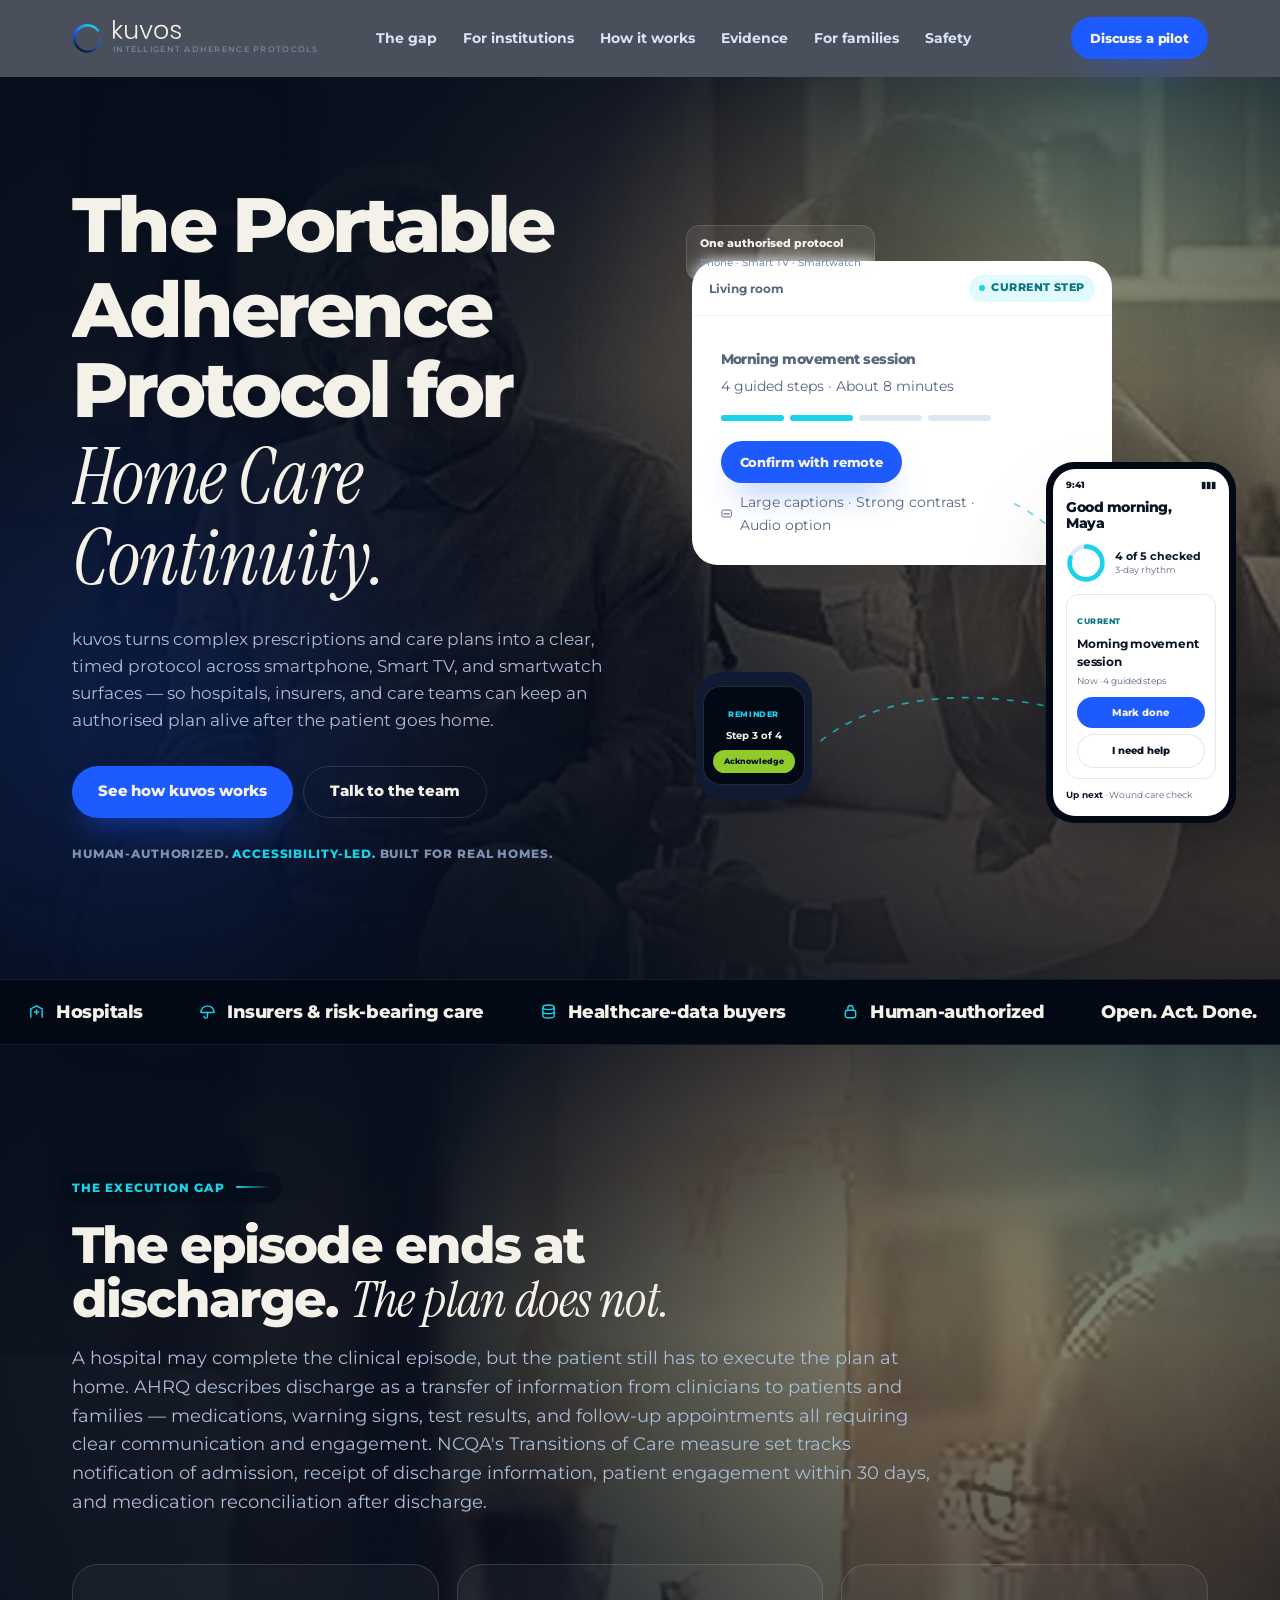
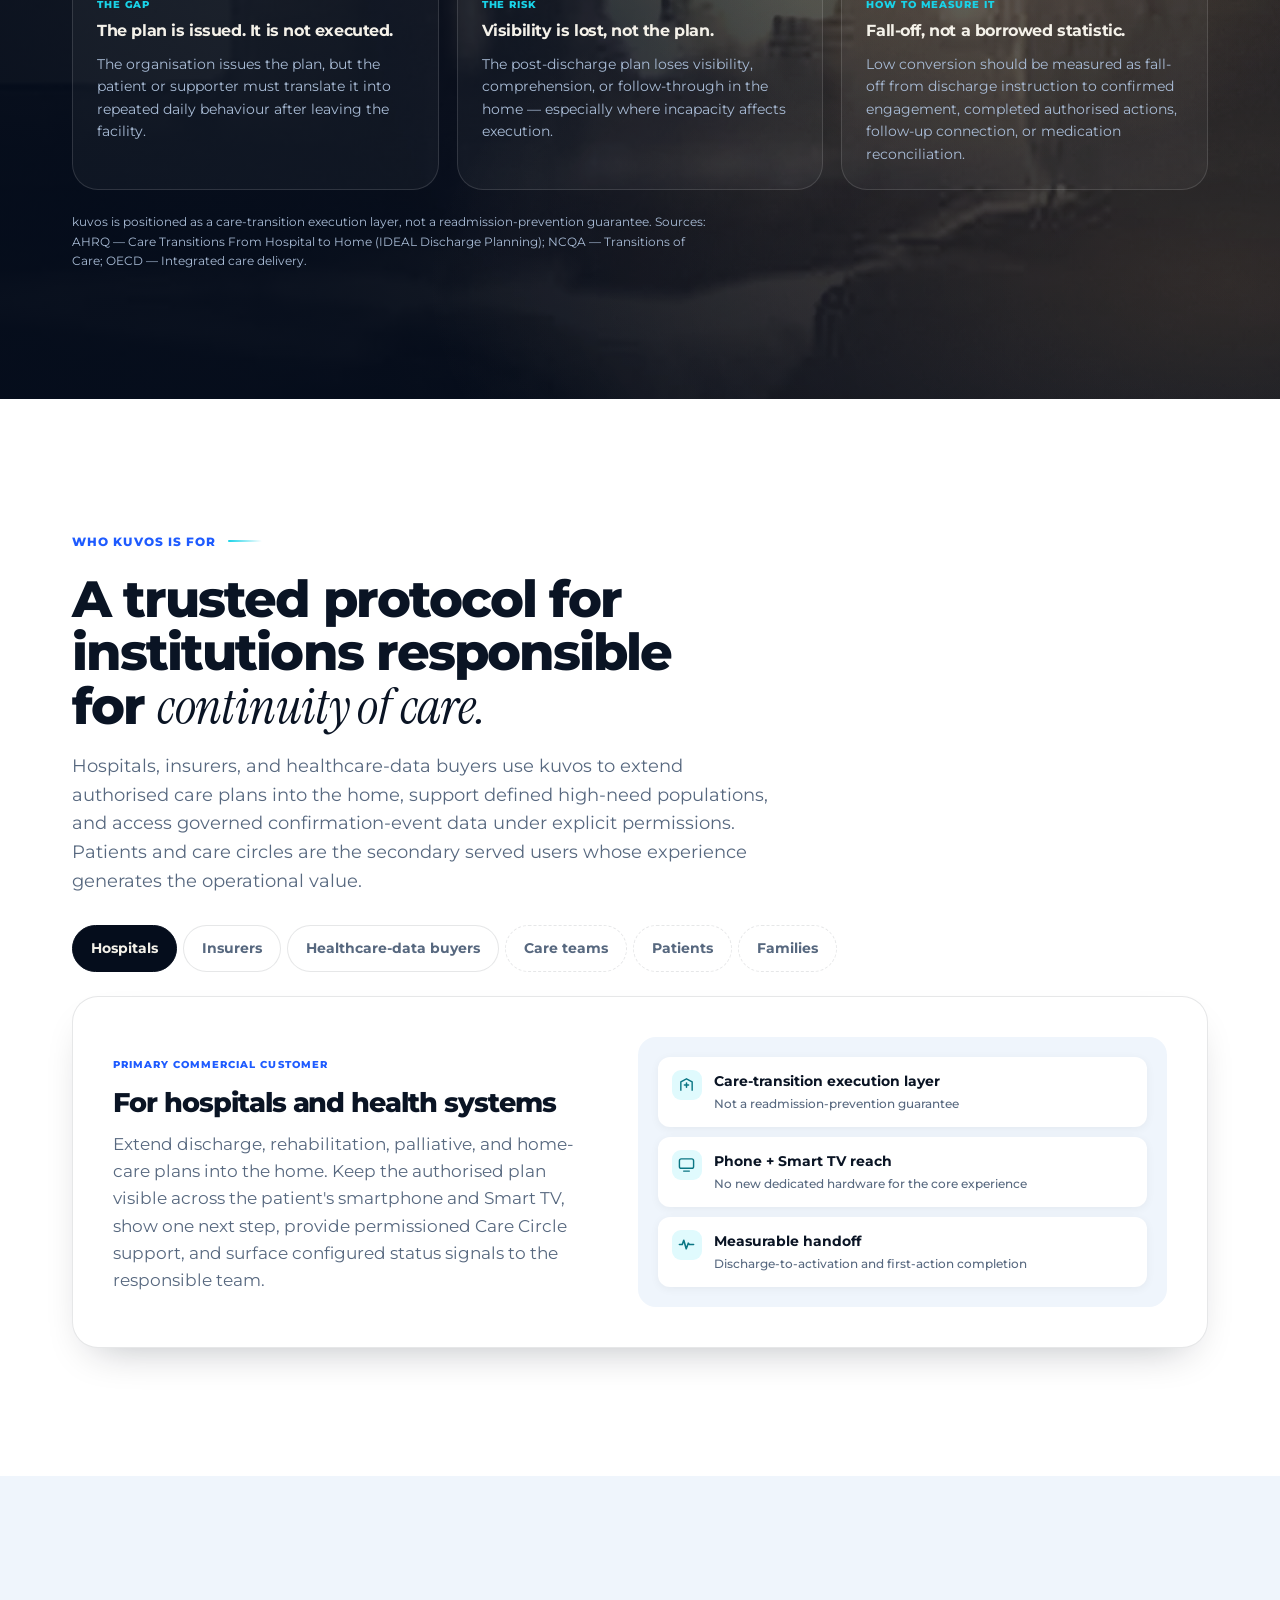
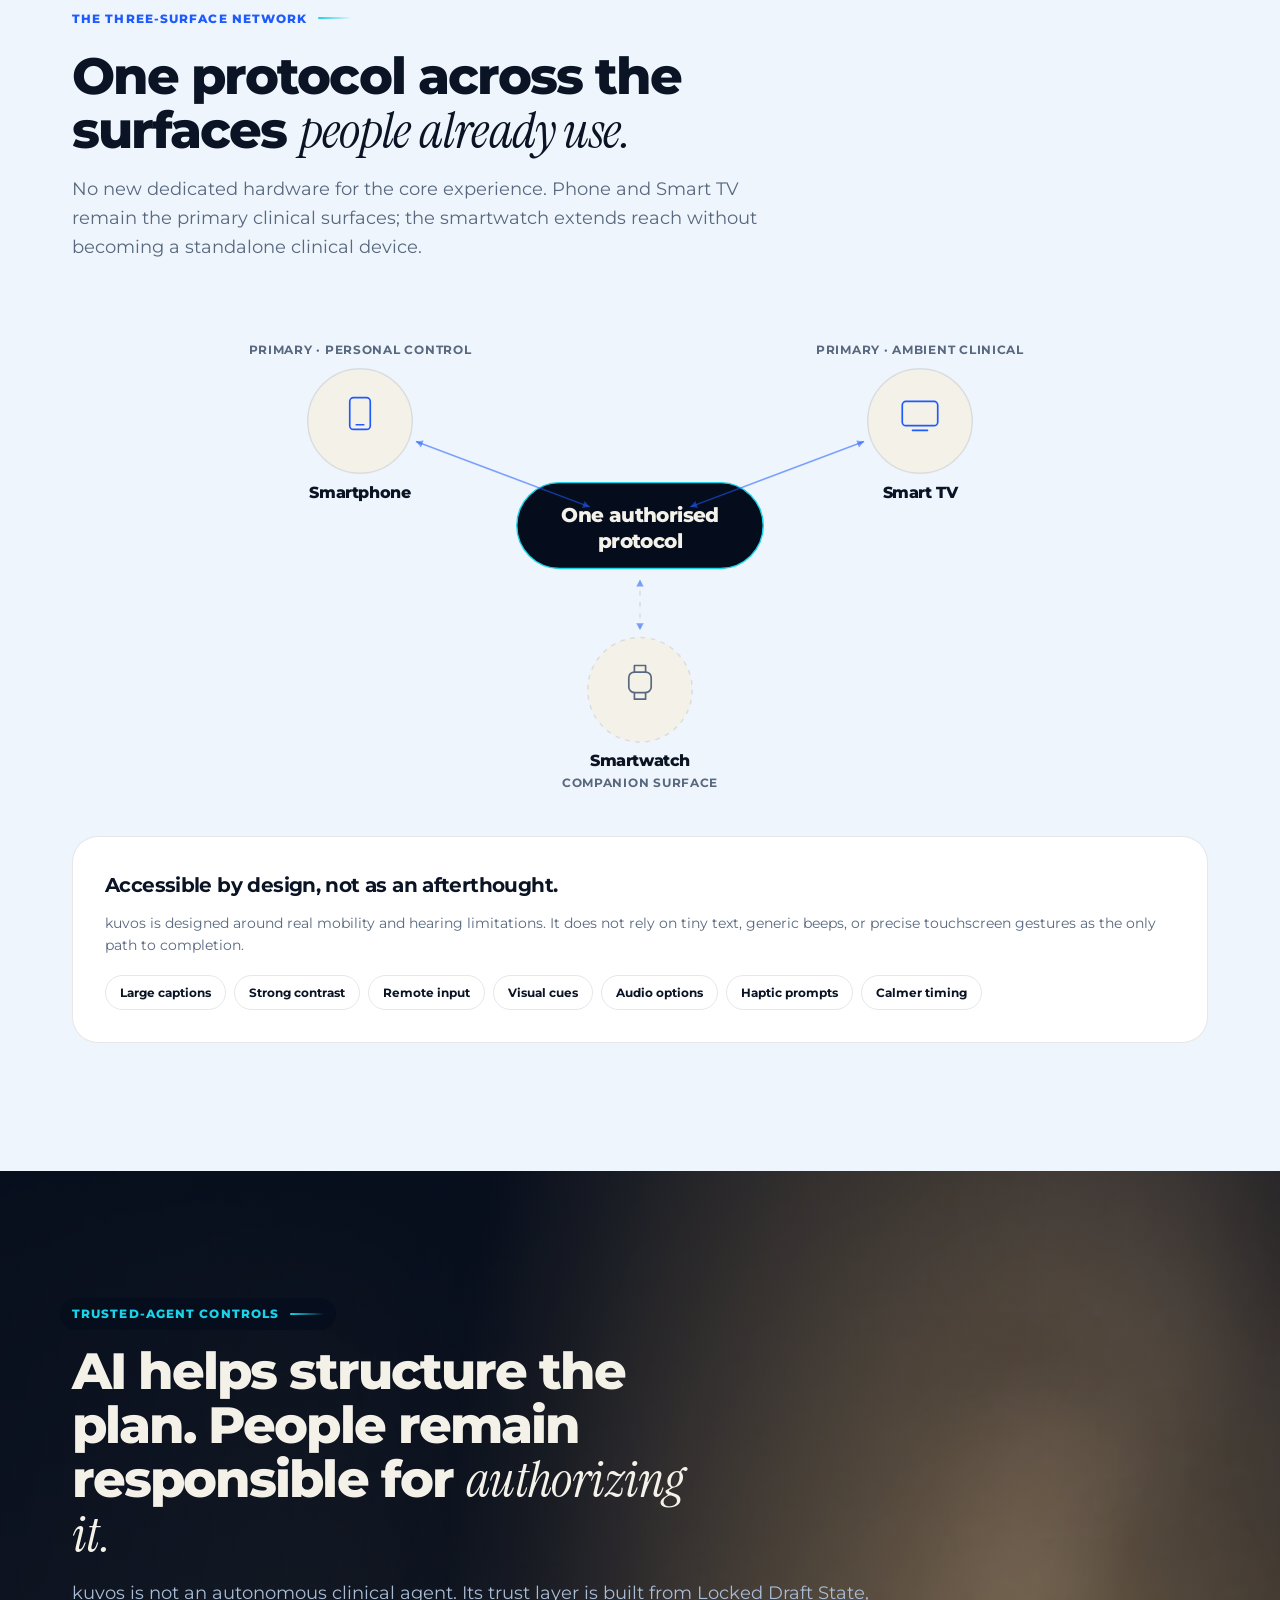
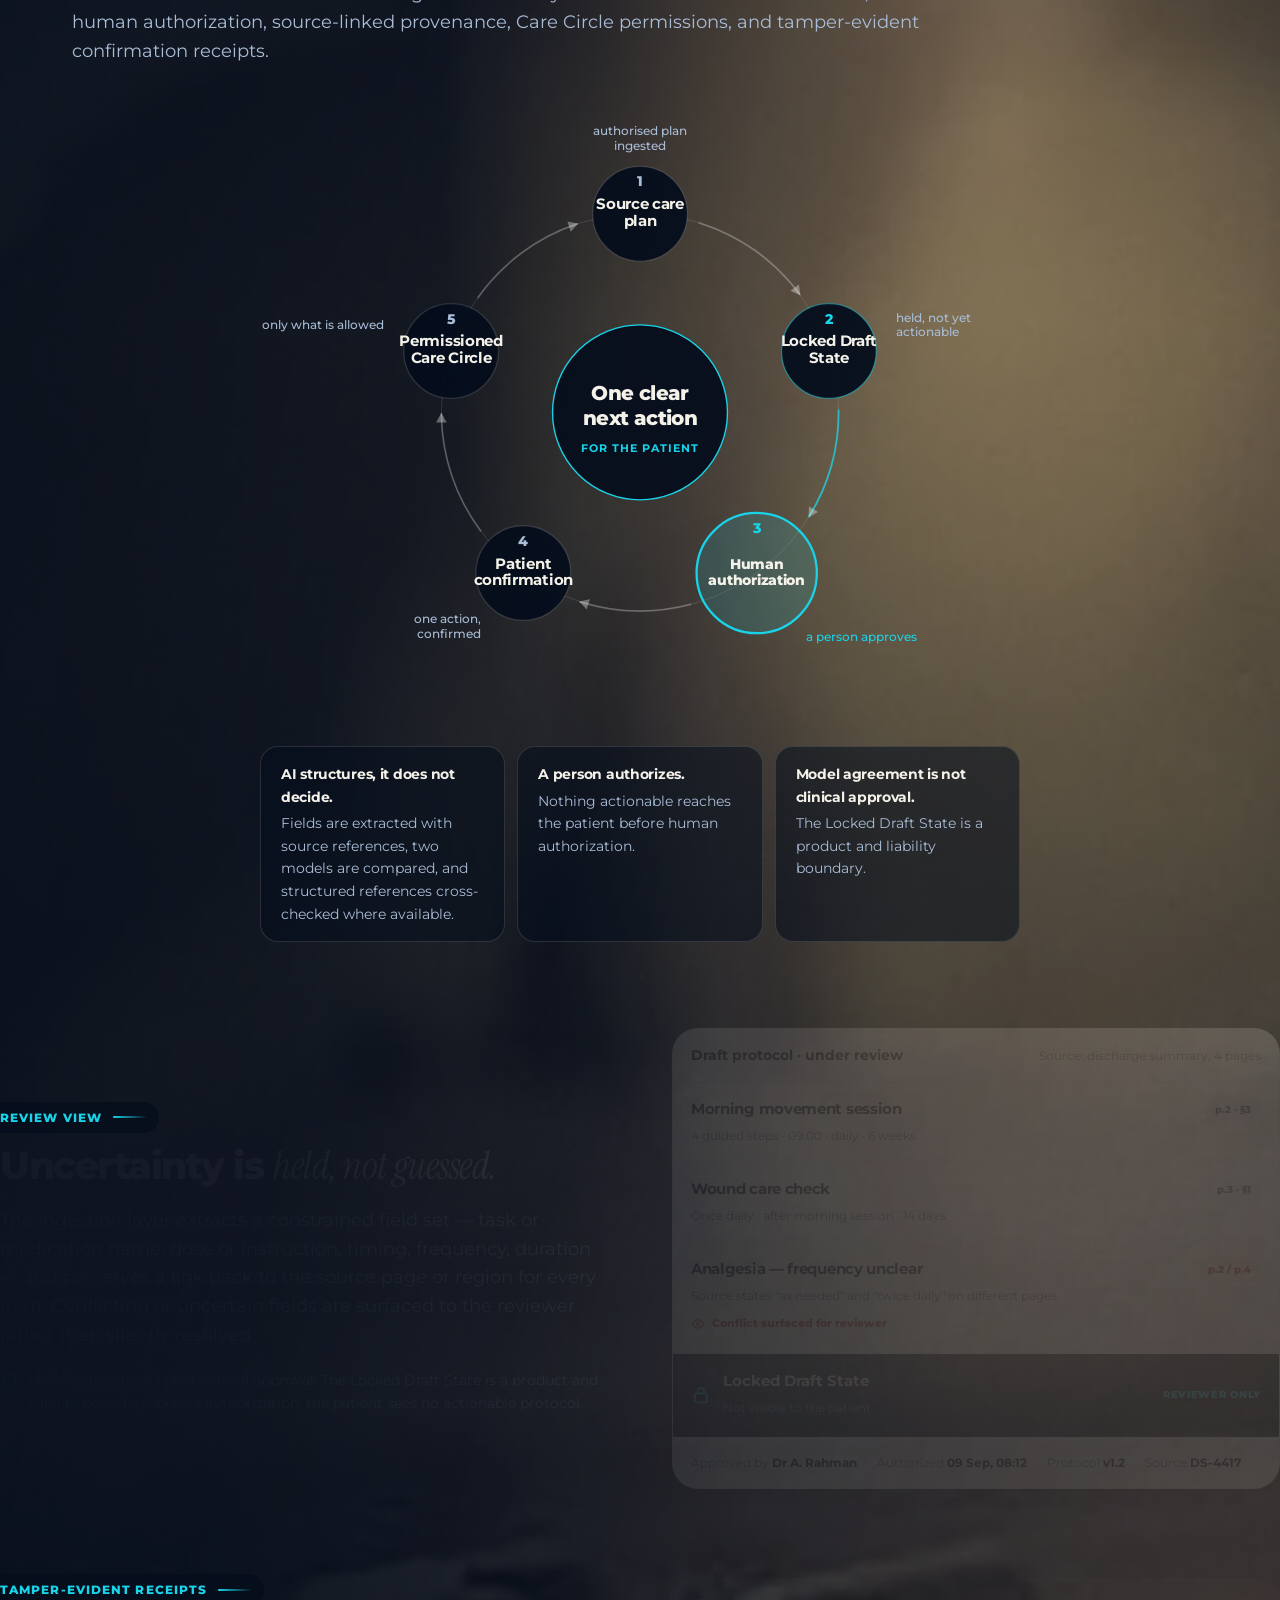
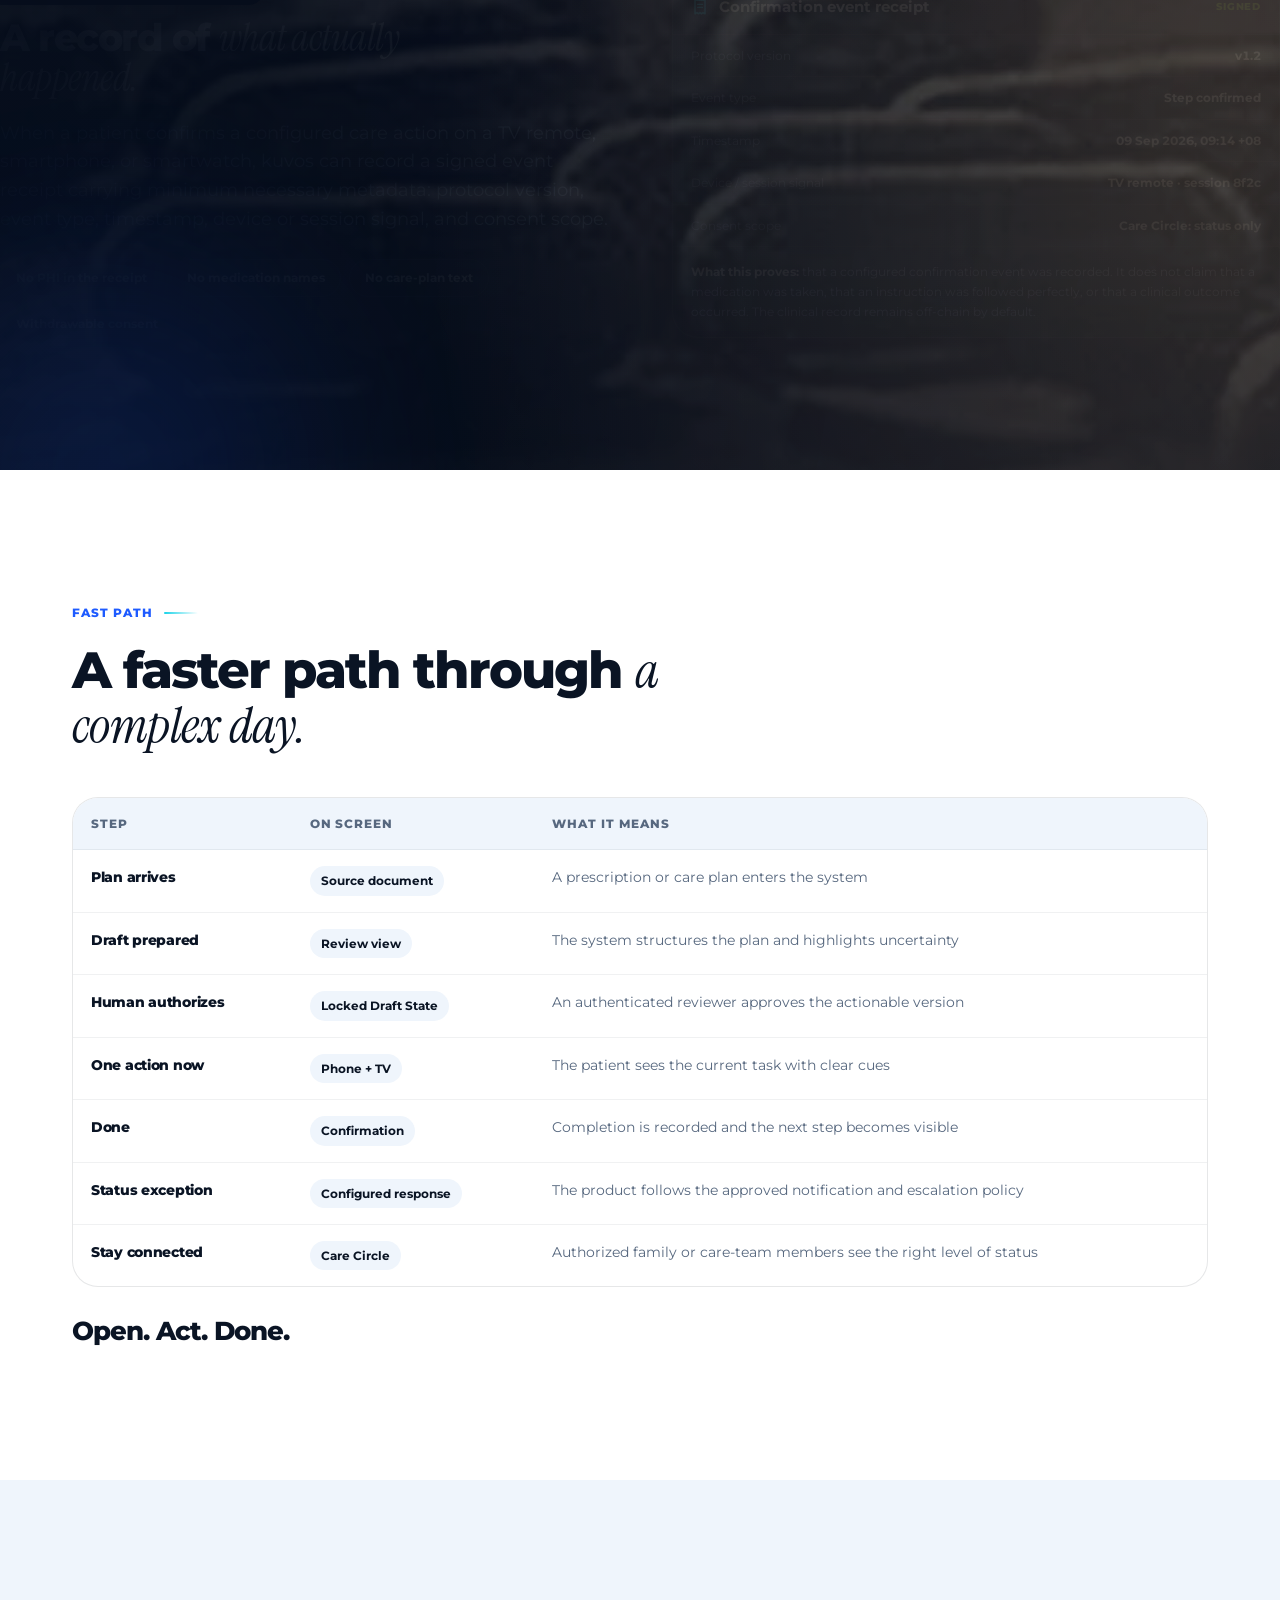
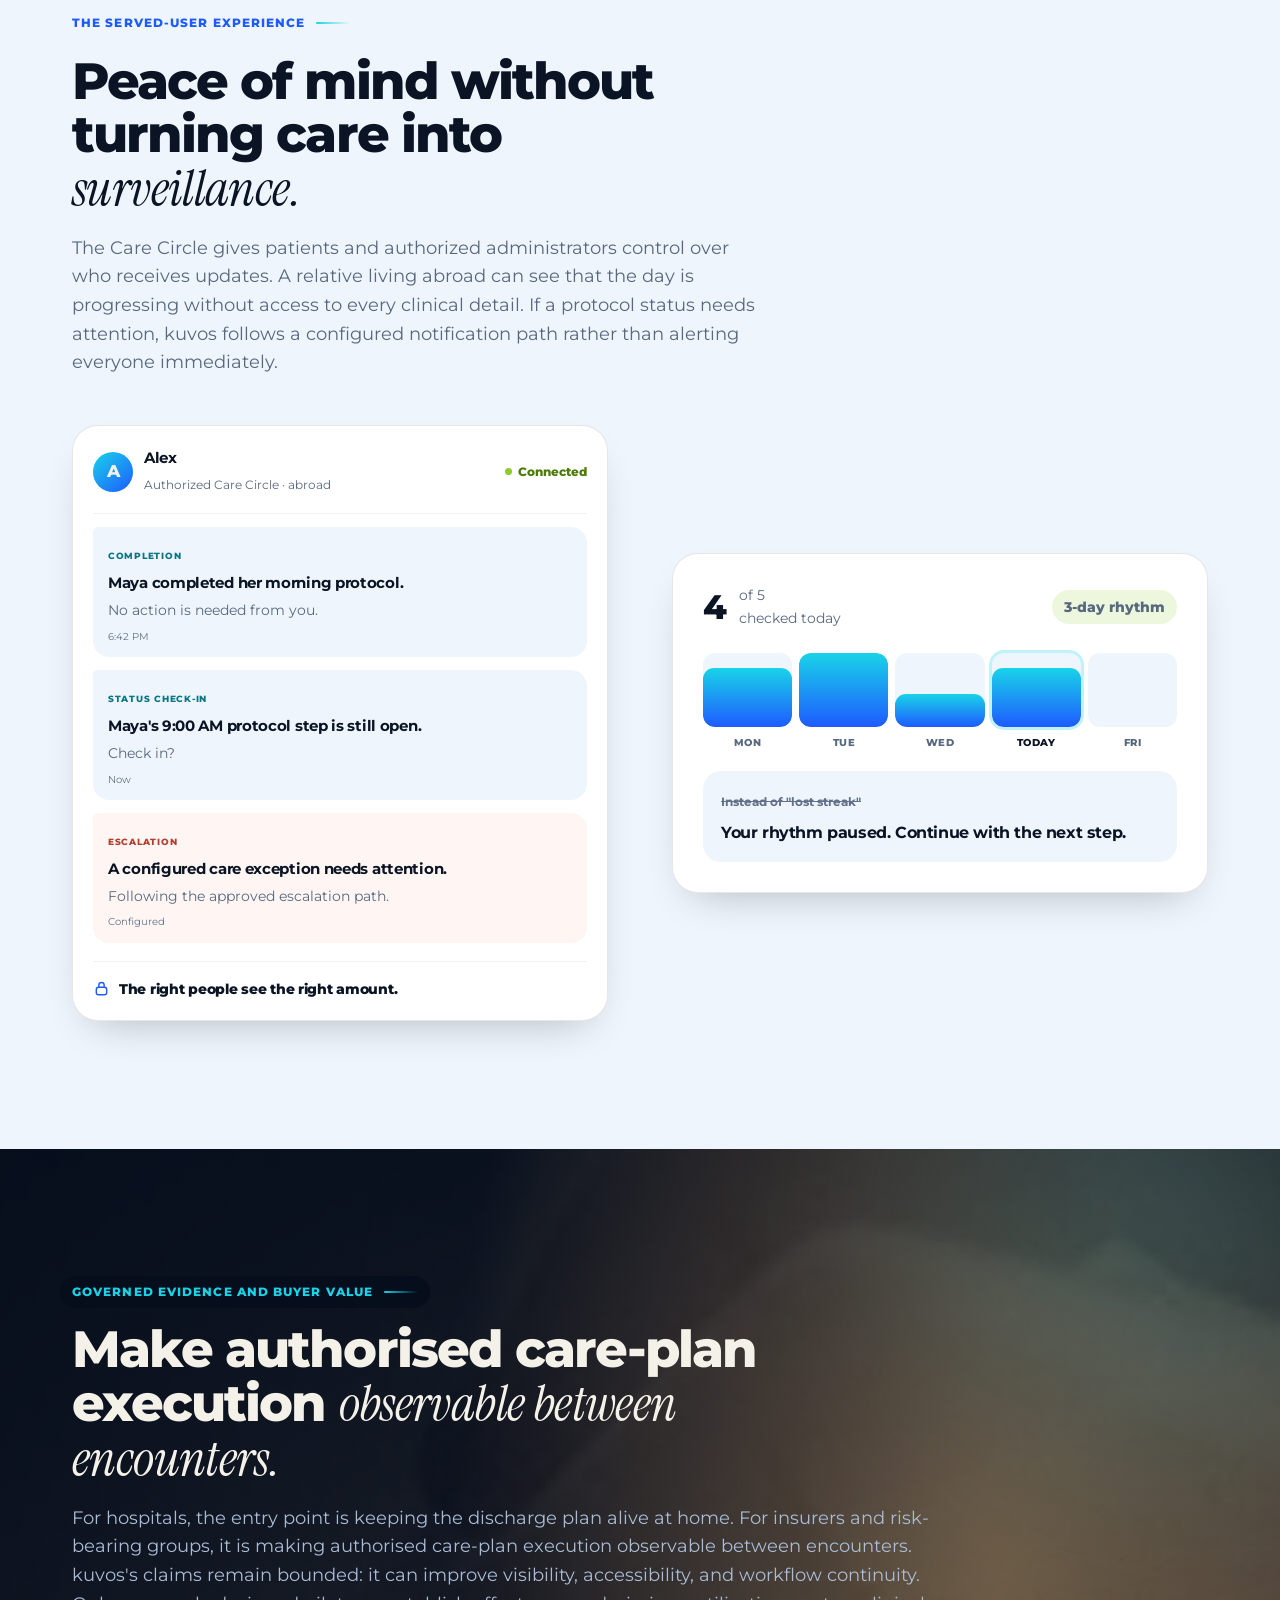
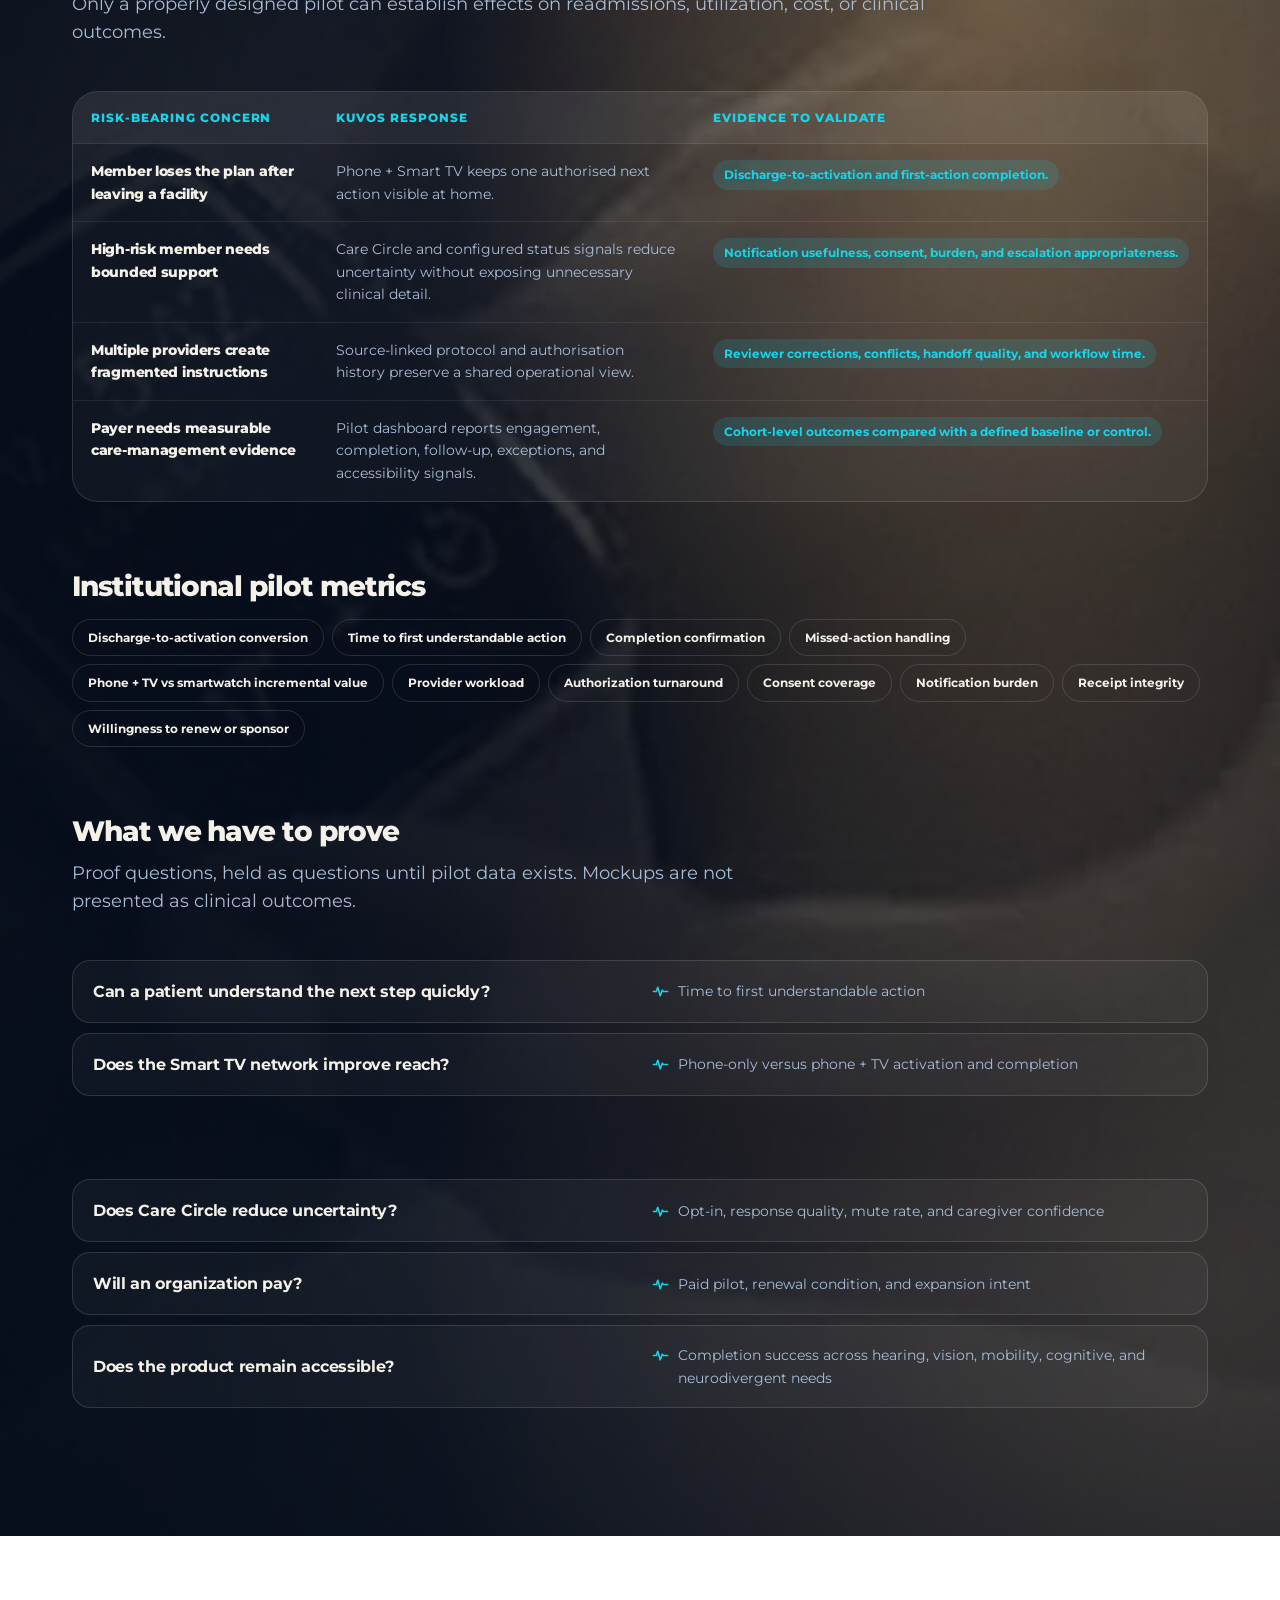
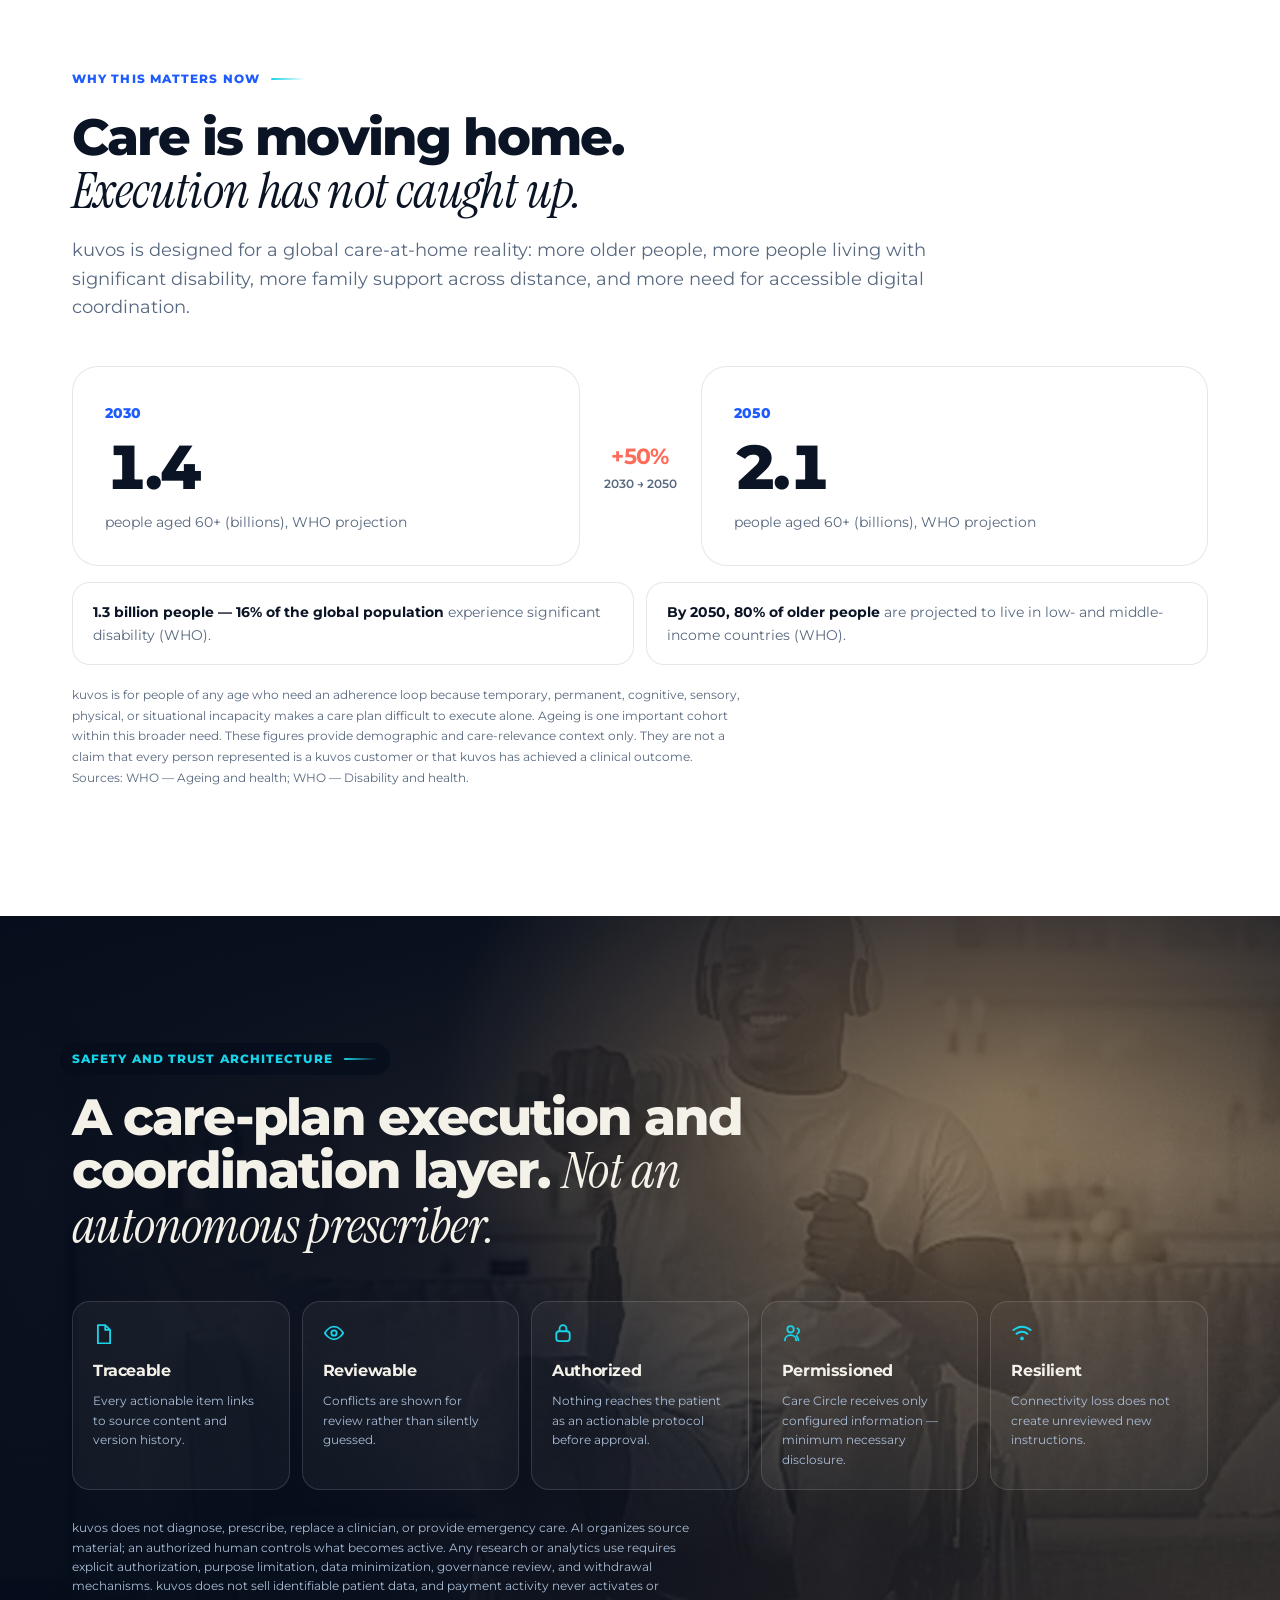
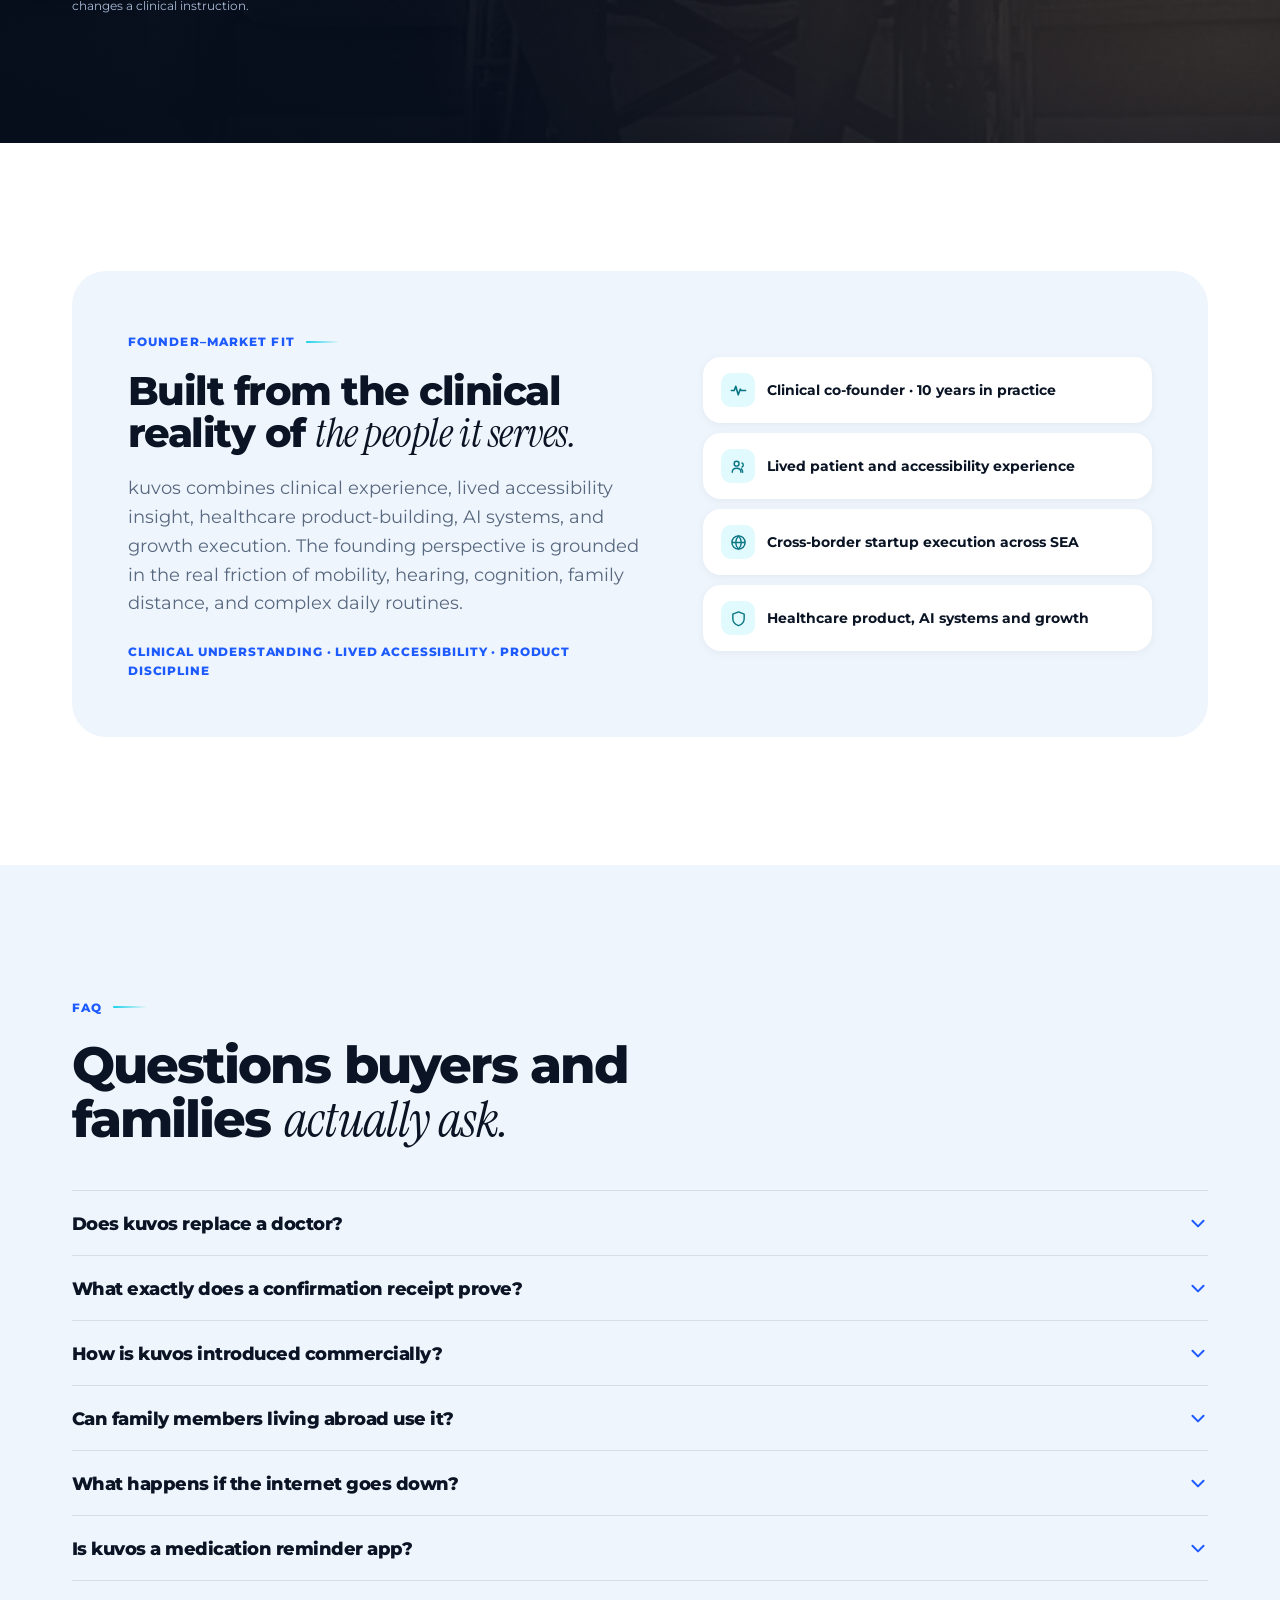
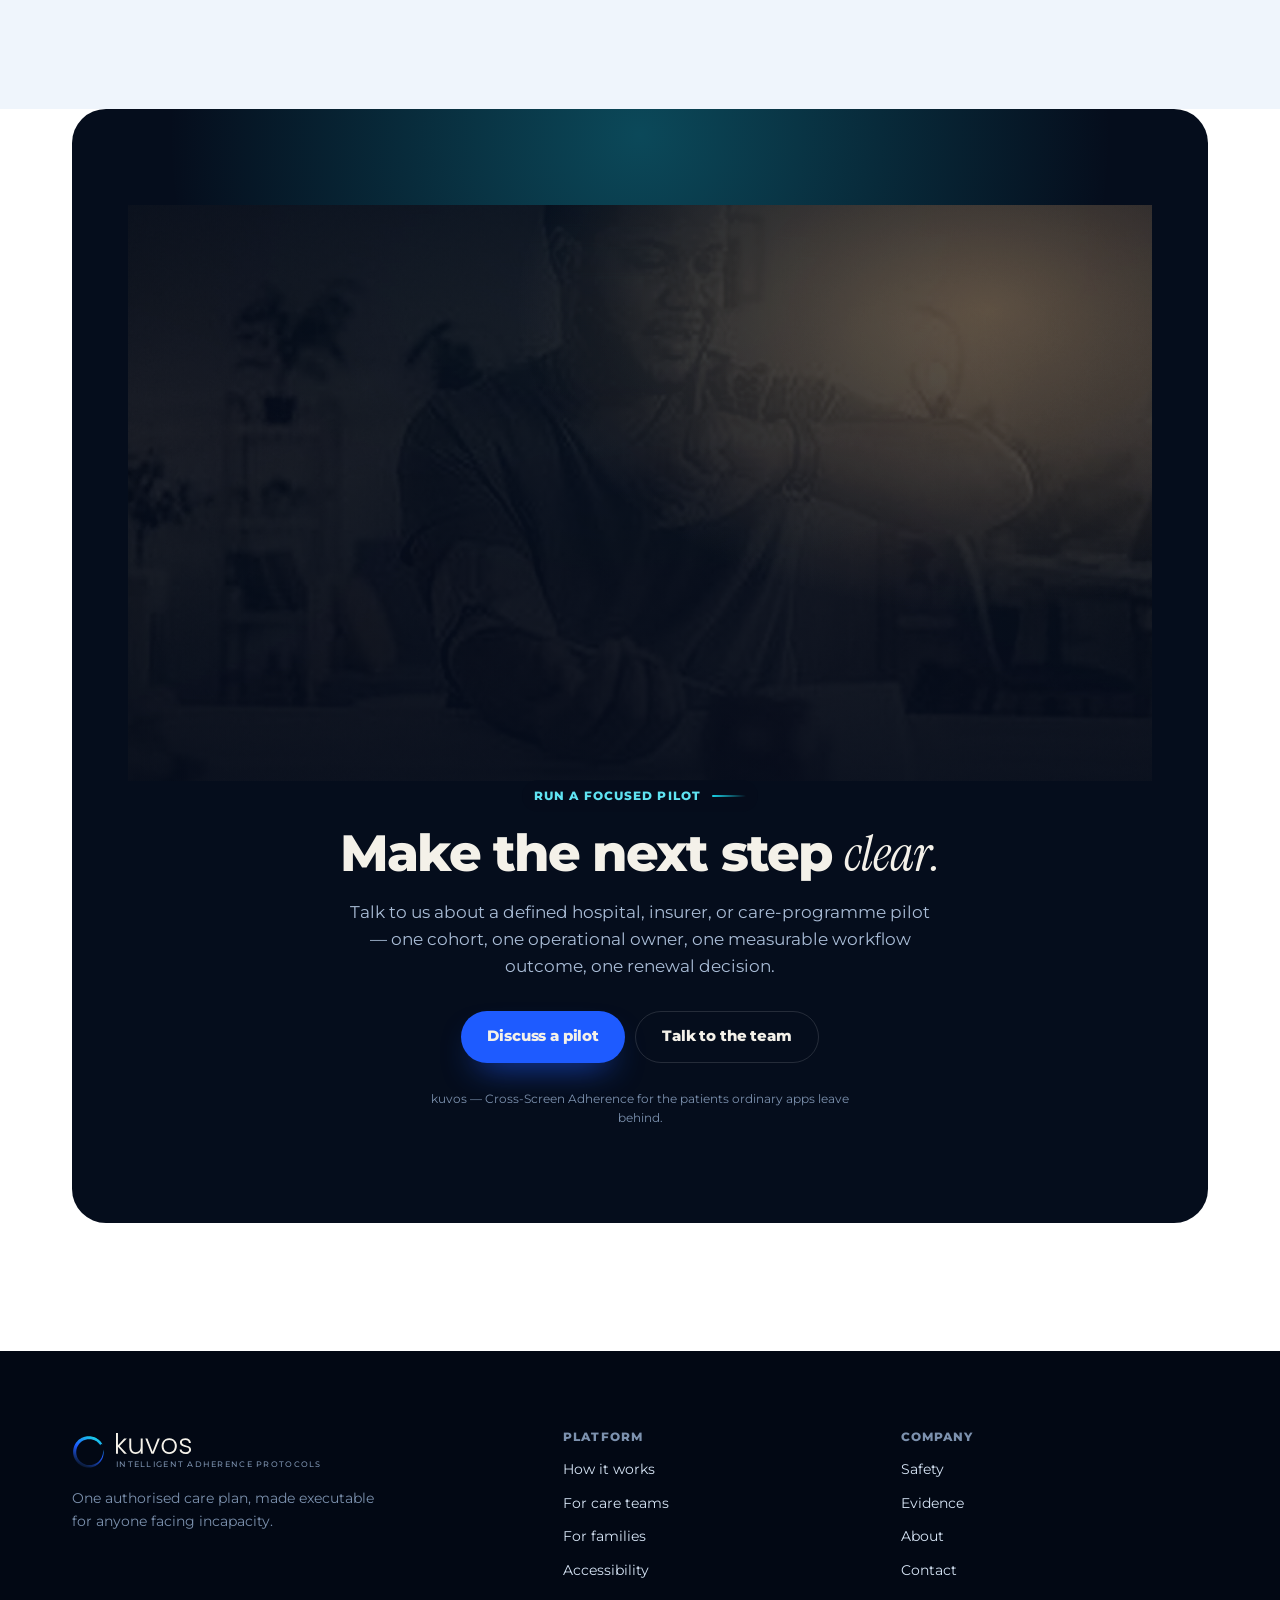
<file: index.html>
<!DOCTYPE html>
<html lang="en">
<head>
<meta charset="UTF-8">
<meta name="viewport" content="width=device-width, initial-scale=1, viewport-fit=cover">
<meta name="color-scheme" content="light only">
<meta name="supported-color-schemes" content="light">
<meta name="theme-color" content="#050D1C">
<title>kuvos — A trusted agent layer between the care plan and the home</title>
<meta name="description" content="kuvos helps hospitals, insurers, and healthcare-data buyers operate a trusted, cross-screen adherence protocol for people who cannot execute healthcare plans alone.">
<link rel="canonical" href="https://kuvos.vercel.app/">

<!-- social -->
<meta property="og:site_name" content="kuvos">
<meta property="og:title" content="kuvos — The Cross-Screen Adherence Protocol for care at home">
<meta property="og:description" content="Human-authorized. Accessibility-led. Built for real homes.">
<meta property="og:type" content="website">
<meta property="og:url" content="https://kuvos.vercel.app/">
<meta property="og:image" content="https://kuvos.vercel.app/assets/img/og-card.jpg">
<meta property="og:image:width" content="1200">
<meta property="og:image:height" content="630">
<meta property="og:image:alt" content="kuvos — the Cross-Screen Adherence Protocol for care at home.">
<meta name="twitter:card" content="summary_large_image">
<meta name="twitter:title" content="kuvos — The Cross-Screen Adherence Protocol for care at home">
<meta name="twitter:description" content="Human-authorized. Accessibility-led. Built for real homes.">
<meta name="twitter:image" content="https://kuvos.vercel.app/assets/img/og-card.jpg">

<!-- brand marks -->
<link rel="icon" href="favicon.ico" sizes="any">
<link rel="icon" href="assets/brand/kuvos-mark.svg" type="image/svg+xml">
<link rel="apple-touch-icon" href="assets/brand/apple-touch-icon.png">
<link rel="manifest" href="site.webmanifest">

<link rel="preconnect" href="https://fonts.googleapis.com">
<link rel="preconnect" href="https://fonts.gstatic.com" crossorigin>
<link href="https://fonts.googleapis.com/css2?family=Montserrat:wght@400;500;600;700;800&family=Instrument+Serif:ital@0;1&display=swap" rel="stylesheet">
<link rel="stylesheet" href="assets/css/styles.css">
<script src="assets/js/main.js" defer></script>
<script type="application/ld+json">
{
  "@context": "https://schema.org",
  "@type": "Organization",
  "name": "kuvos",
  "url": "https://kuvos.vercel.app/",
  "logo": "https://kuvos.vercel.app/assets/brand/icon-512.png",
  "image": "https://kuvos.vercel.app/assets/img/og-card.jpg",
  "slogan": "Intelligent Adherence Protocols",
  "description": "kuvos is a care-plan execution and coordination layer. It connects smartphone, Smart TV and smartwatch into a Cross-Screen Adherence Protocol that helps anyone with incapacity follow an authorised healthcare plan one step at a time. kuvos does not diagnose, prescribe, replace a clinician, or provide emergency care.",
  "email": "hello@kuvos.ai",
  "disambiguatingDescription": "B2B healthcare infrastructure and workflow platform for hospitals, insurers and risk-bearing care organisations, and healthcare-data buyers."
}
</script>
</head>
<body>
<a class="skip" href="#top">Skip to main content</a>
<svg class="sprite" aria-hidden="true"><defs>
  <linearGradient id="lg" x1="72%" y1="2%" x2="30%" y2="96%">
    <stop offset="0%" stop-color="#19D3E8"/><stop offset="48%" stop-color="#1E5BFF"/><stop offset="100%" stop-color="#0A1830"/>
  </linearGradient>
  <g id="mark"><path fill="url(#lg)" d="M 89.67 28.01 L 88.14 25.23 L 86.59 22.43 L 84.68 19.85 L 82.55 17.45 L 80.2 15.26 L 77.7 13.24 L 75.07 11.4 L 72.32 9.72 L 69.5 8.18 L 66.57 6.83 L 63.54 5.7 L 60.42 4.87 L 57.25 4.22 L 54.05 3.76 L 50.81 3.5 L 47.56 3.52 L 44.33 3.78 L 41.11 4.27 L 37.93 4.97 L 34.81 5.88 L 31.76 7.02 L 28.79 8.38 L 25.93 9.94 L 23.15 11.66 L 20.51 13.58 L 18.1 15.79 L 15.76 18.07 L 13.61 20.54 L 11.65 23.14 L 9.87 25.89 L 8.29 28.75 L 6.96 31.73 L 5.76 34.77 L 4.81 37.89 L 4.08 41.07 L 3.6 44.3 L 3.32 47.55 L 3.31 50.81 L 3.46 54.07 L 3.87 57.31 L 4.5 60.5 L 5.34 63.65 L 6.52 66.69 L 7.83 69.66 L 9.31 72.55 L 10.97 75.35 L 12.87 77.98 L 14.97 80.45 L 17.21 82.79 L 19.63 84.94 L 22.16 86.94 L 24.81 88.79 L 27.61 90.39 L 30.49 91.85 L 33.47 93.07 L 36.52 94.08 L 39.65 94.82 L 42.82 95.33 L 46 95.69 L 49.2 95.75 L 52.39 95.62 L 55.56 95.27 L 58.68 94.66 L 61.75 93.84 L 64.73 92.79 L 67.65 91.58 L 70.47 90.18 L 73.15 88.53 L 75.71 86.71 L 78.11 84.71 L 80.39 82.58 L 82.5 80.31 L 84.45 77.89 L 86.18 75.33 L 87.76 72.69 L 89.13 69.94 L 90.31 67.11 L 91.29 64.22 L 92 61.25 L 92.57 58.28 L 92.87 55.26 L 92.97 52.25 L 92.83 49.25 L 92.35 46.29 L 91.72 43.39 A 0.1 0.1 0 0 1 91.53 43.42 L 91.61 46.36 L 91.44 49.28 L 91.19 52.16 L 90.79 55.01 L 90.16 57.81 L 89.42 60.56 L 88.4 63.22 L 87.27 65.82 L 85.96 68.32 L 84.48 70.72 L 82.86 73.01 L 81.06 75.15 L 79.14 77.17 L 77.1 79.06 L 74.93 80.79 L 72.64 82.33 L 70.26 83.72 L 67.79 84.92 L 65.28 86.01 L 62.71 86.9 L 60.07 87.57 L 57.4 88.07 L 54.71 88.39 L 52.02 88.55 L 49.33 88.52 L 46.65 88.28 L 43.99 87.92 L 41.39 87.3 L 38.83 86.53 L 36.33 85.62 L 33.89 84.54 L 31.53 83.33 L 29.29 81.9 L 27.11 80.37 L 25.08 78.67 L 23.19 76.81 L 21.42 74.85 L 19.81 72.75 L 18.34 70.56 L 16.97 68.31 L 15.78 65.96 L 14.8 63.51 L 14.06 60.99 L 13.38 58.46 L 12.89 55.88 L 12.57 53.27 L 12.42 50.66 L 12.52 48.04 L 12.75 45.43 L 13.18 42.84 L 13.78 40.29 L 14.55 37.79 L 15.45 35.34 L 16.61 32.99 L 17.88 30.7 L 19.31 28.51 L 20.88 26.42 L 22.59 24.44 L 24.42 22.57 L 26.45 20.92 L 28.5 19.3 L 30.66 17.82 L 32.94 16.52 L 35.31 15.4 L 37.75 14.42 L 40.25 13.62 L 42.81 12.99 L 45.4 12.56 L 48.02 12.31 L 50.66 12.23 L 53.3 12.28 L 55.93 12.54 L 58.54 13.01 L 61.1 13.7 L 63.64 14.48 L 66.12 15.43 L 68.54 16.56 L 70.84 17.91 L 73.03 19.44 L 75.1 21.13 L 77.05 22.95 L 78.93 24.85 L 80.73 26.85 L 82.54 28.87 L 84.05 31.13 A 3.22 3.22 0 0 1 89.67 28.01 Z"/></g>
  <g id="wordmark"><path transform="translate(-8.00 74.00)" d="M37.5 0.0 15.0 -24.5V0.0H8.0V-74.0H15.0V-30.200000000000003L37.0 -54.6H46.800000000000004L20.900000000000002 -27.400000000000002L47.0 0.0Z M103.30000000000001 -54.6V0.0H96.30000000000001V-9.600000000000001Q93.9 -4.5 88.9 -1.8Q83.9 0.9 77.7 0.9Q67.9 0.9 61.7 -5.15Q55.5 -11.200000000000001 55.5 -22.700000000000003V-54.6H62.4V-23.5Q62.4 -14.600000000000001 66.85 -9.9Q71.3 -5.2 79.0 -5.2Q86.9 -5.2 91.60000000000001 -10.200000000000001Q96.30000000000001 -15.200000000000001 96.30000000000001 -24.900000000000002V-54.6Z M138.70000000000002 -6.800000000000001 157.10000000000002 -54.6H164.5L142.60000000000002 0.0H134.70000000000002L112.80000000000001 -54.6H120.30000000000001Z M170.8 -27.3Q170.8 -35.800000000000004 174.4 -42.150000000000006Q178.0 -48.5 184.2 -51.95Q190.4 -55.400000000000006 198.1 -55.400000000000006Q205.8 -55.400000000000006 212.05 -51.95Q218.3 -48.5 221.85000000000002 -42.150000000000006Q225.4 -35.800000000000004 225.4 -27.3Q225.4 -18.900000000000002 221.8 -12.500000000000002Q218.2 -6.1000000000000005 211.89999999999998 -2.6500000000000004Q205.6 0.8 197.9 0.8Q190.2 0.8 184.05 -2.6500000000000004Q177.9 -6.1000000000000005 174.35000000000002 -12.450000000000001Q170.8 -18.8 170.8 -27.3ZM218.2 -27.3Q218.2 -34.5 215.39999999999998 -39.45Q212.6 -44.400000000000006 208.0 -46.85000000000001Q203.4 -49.300000000000004 198.0 -49.300000000000004Q192.6 -49.300000000000004 188.0 -46.85000000000001Q183.4 -44.400000000000006 180.65 -39.45Q177.9 -34.5 177.9 -27.3Q177.9 -20.1 180.65 -15.150000000000002Q183.4 -10.200000000000001 187.95 -7.750000000000001Q192.5 -5.300000000000001 197.9 -5.300000000000001Q203.3 -5.300000000000001 207.9 -7.750000000000001Q212.5 -10.200000000000001 215.35 -15.150000000000002Q218.2 -20.1 218.2 -27.3Z M235.0 -15.4H242.2Q242.7 -10.8 246.54999999999998 -7.950000000000001Q250.39999999999998 -5.1000000000000005 256.9 -5.1000000000000005Q262.59999999999997 -5.1000000000000005 265.85 -7.800000000000001Q269.1 -10.5 269.1 -14.5Q269.1 -17.3 267.3 -19.1Q265.5 -20.900000000000002 262.75 -21.950000000000003Q260.0 -23.0 255.29999999999998 -24.200000000000003Q249.2 -25.8 245.39999999999998 -27.4Q241.6 -29.0 238.95 -32.150000000000006Q236.29999999999998 -35.300000000000004 236.29999999999998 -40.6Q236.29999999999998 -44.6 238.7 -48.0Q241.1 -51.400000000000006 245.5 -53.400000000000006Q249.89999999999998 -55.400000000000006 255.5 -55.400000000000006Q264.3 -55.400000000000006 269.70000000000005 -50.95Q275.1 -46.5 275.5 -38.7H268.5Q268.2 -43.5 264.75 -46.45Q261.3 -49.400000000000006 255.29999999999998 -49.400000000000006Q250.0 -49.400000000000006 246.7 -46.900000000000006Q243.39999999999998 -44.400000000000006 243.39999999999998 -40.7Q243.39999999999998 -37.5 245.34999999999997 -35.45Q247.29999999999998 -33.4 250.2 -32.25Q253.1 -31.1 258.0 -29.700000000000003Q263.9 -28.1 267.4 -26.6Q270.9 -25.1 273.4 -22.200000000000003Q275.9 -19.3 276.0 -14.5Q276.0 -10.100000000000001 273.6 -6.65Q271.2 -3.2 266.9 -1.2000000000000002Q262.59999999999997 0.8 257.0 0.8Q247.6 0.8 241.64999999999998 -3.5500000000000003Q235.7 -7.9 235.0 -15.4Z"/></g>
  <g id="i-tick"><path d="M3.2 8.8 6.9 12.5 14.8 4.2" fill="none" stroke="currentColor" stroke-width="2" stroke-linecap="round" stroke-linejoin="round"/></g>
  <g id="i-chev"><path d="M4 7l5 5 5-5" fill="none" stroke="currentColor" stroke-width="1.8" stroke-linecap="round" stroke-linejoin="round"/></g>
  <g id="i-arrow"><path d="M3 9h12M10.5 4.5 15 9l-4.5 4.5" fill="none" stroke="currentColor" stroke-width="1.8" stroke-linecap="round" stroke-linejoin="round"/></g>
  <g id="i-phone"><rect x="5" y="1.5" width="8" height="15" rx="2.2" fill="none" stroke="currentColor" stroke-width="1.5"/><path d="M8 14h2" stroke="currentColor" stroke-width="1.5" stroke-linecap="round"/></g>
  <g id="i-tv"><rect x="1.5" y="3" width="15" height="10" rx="2" fill="none" stroke="currentColor" stroke-width="1.5"/><path d="M6 16h6" stroke="currentColor" stroke-width="1.5" stroke-linecap="round"/></g>
  <g id="i-watch"><rect x="5" y="5" width="8" height="8" rx="2.4" fill="none" stroke="currentColor" stroke-width="1.5"/><path d="M7 5V2.6h4V5M7 13v2.4h4V13" fill="none" stroke="currentColor" stroke-width="1.5" stroke-linejoin="round"/></g>
  <g id="i-people"><circle cx="7" cy="6" r="2.6" fill="none" stroke="currentColor" stroke-width="1.5"/><path d="M2.4 15c0-2.6 2-4.2 4.6-4.2S11.6 12.4 11.6 15" fill="none" stroke="currentColor" stroke-width="1.5" stroke-linecap="round"/><path d="M12.6 5.2a2.4 2.4 0 0 1 0 4.4M13.4 15c0-1.7-.5-2.9-1.4-3.7" fill="none" stroke="currentColor" stroke-width="1.5" stroke-linecap="round"/></g>
  <g id="i-lock"><rect x="3.5" y="7.6" width="11" height="8" rx="2.4" fill="none" stroke="currentColor" stroke-width="1.5"/><path d="M6.2 7.6V5.4a2.8 2.8 0 0 1 5.6 0v2.2" fill="none" stroke="currentColor" stroke-width="1.5"/></g>
  <g id="i-doc"><path d="M4 2.5h6l4 4v11H4v-15Z" fill="none" stroke="currentColor" stroke-width="1.5" stroke-linejoin="round"/><path d="M10 2.5v4h4" fill="none" stroke="currentColor" stroke-width="1.5" stroke-linejoin="round"/></g>
  <g id="i-eye"><path d="M1.5 9S4.5 3.8 9 3.8 16.5 9 16.5 9 13.5 14.2 9 14.2 1.5 9 1.5 9Z" fill="none" stroke="currentColor" stroke-width="1.5" stroke-linejoin="round"/><circle cx="9" cy="9" r="2.2" fill="none" stroke="currentColor" stroke-width="1.5"/></g>
  <g id="i-shield"><path d="M9 2 15 4.4v4.8c0 3.7-2.4 6.1-6 7.4-3.6-1.3-6-3.7-6-7.4V4.4L9 2Z" fill="none" stroke="currentColor" stroke-width="1.5" stroke-linejoin="round"/></g>
  <g id="i-wifi"><path d="M2 6.6a10.5 10.5 0 0 1 14 0M4.6 9.6a6.6 6.6 0 0 1 8.8 0" fill="none" stroke="currentColor" stroke-width="1.6" stroke-linecap="round"/><circle cx="9" cy="13.4" r="1.5" fill="currentColor"/></g>
  <g id="i-caption"><rect x="1.5" y="3.5" width="15" height="11" rx="2.4" fill="none" stroke="currentColor" stroke-width="1.5"/><path d="M5 9.6h3M10 9.6h3" stroke="currentColor" stroke-width="1.6" stroke-linecap="round"/></g>
  <g id="i-pulse"><path d="M1.5 9h3l1.6-4.4 2.6 9 2.2-6 1.2 1.4h4.4" fill="none" stroke="currentColor" stroke-width="1.7" stroke-linecap="round" stroke-linejoin="round"/></g>
  <g id="i-globe"><circle cx="9" cy="9" r="7" fill="none" stroke="currentColor" stroke-width="1.5"/><path d="M2 9h14M9 2c2 2.3 3 4.6 3 7s-1 4.7-3 7c-2-2.3-3-4.6-3-7s1-4.7 3-7Z" fill="none" stroke="currentColor" stroke-width="1.5"/></g>
  <g id="i-hospital"><path d="M3 15.5V6.2L9 3l6 3.2v9.3" fill="none" stroke="currentColor" stroke-width="1.5" stroke-linejoin="round"/><path d="M9 7.4v4.4M6.8 9.6h4.4" stroke="currentColor" stroke-width="1.6" stroke-linecap="round"/></g>
  <g id="i-umbrella"><path d="M9 2.4v1.2M2 10a7 7 0 0 1 14 0Z" fill="none" stroke="currentColor" stroke-width="1.5" stroke-linejoin="round"/><path d="M9 10v4.2a1.8 1.8 0 0 1-3.6 0" fill="none" stroke="currentColor" stroke-width="1.5" stroke-linecap="round"/></g>
  <g id="i-db"><ellipse cx="9" cy="4.6" rx="6" ry="2.4" fill="none" stroke="currentColor" stroke-width="1.5"/><path d="M3 4.6v8.8c0 1.3 2.7 2.4 6 2.4s6-1.1 6-2.4V4.6M3 9c0 1.3 2.7 2.4 6 2.4s6-1.1 6-2.4" fill="none" stroke="currentColor" stroke-width="1.5"/></g>
  <g id="i-receipt"><path d="M4 2.2h10v13.6l-2-1.2-1.6 1.2-1.4-1.2-1.4 1.2-1.6-1.2-2 1.2V2.2Z" fill="none" stroke="currentColor" stroke-width="1.5" stroke-linejoin="round"/><path d="M6.6 6.4h4.8M6.6 9.4h4.8" stroke="currentColor" stroke-width="1.4" stroke-linecap="round"/></g>
</defs></svg>

<!-- ══ header ══ -->
<header class="hdr" id="hdr">
  <div class="shell hdr-in">
    <a href="#top" class="logo" aria-label="kuvos home">
      <svg class="ring" viewBox="0 0 100 100" aria-hidden="true"><use href="#mark"/></svg>
      <span class="logo-txt"><svg class="wm" viewBox="0 0 268 75" role="img" aria-label="kuvos" focusable="false"><use href="#wordmark"/></svg><small>INTELLIGENT ADHERENCE PROTOCOLS</small></span>
    </a>
    <nav class="nav" id="nav" aria-label="Primary">
      <a href="#gap">The gap</a>
      <a href="#buyers">For institutions</a>
      <a href="#controls">How it works</a>
      <a href="#evidence">Evidence</a>
      <a href="#families">For families</a>
      <a href="#safety">Safety</a>
    </nav>
    <div class="hdr-end">
      <a href="#pilot" class="btn btn-p btn-sm hdr-cta">Discuss a pilot</a>
      <button class="burger" id="burger" aria-label="Open menu" aria-expanded="false">
        <svg width="18" height="18" viewBox="0 0 18 18" aria-hidden="true" focusable="false"><path d="M2 5h14M2 9h14M2 13h14" stroke="currentColor" stroke-width="1.8" stroke-linecap="round"/></svg>
      </button>
    </div>
  </div>
  <div class="scrollbar" id="scrollbar"></div>
</header>

<main id="top" tabindex="-1">

<!-- ══ hero ══ -->
<section class="hero">
  <div class="hero-bg" aria-hidden="true">
    <!-- Brand loop — see assets/video/README.md:
         <video autoplay muted loop playsinline poster="assets/video/hero-poster.jpg">
           <source src="assets/video/kuvos-loop.mp4" type="video/mp4"></video> -->
    <picture><source srcset="assets/img/bg/hero.webp" type="image/webp">
      <img src="assets/img/bg/hero.jpg" alt="" width="1280" height="720"
           fetchpriority="high" decoding="async"></picture>
    <span class="glow gh1"></span><span class="glow gh2"></span>
  </div>
  <div class="shell hero-grid">
    <div>
      <h1>
        <span class="ln"><span>The Portable</span></span>
        <span class="ln"><span>Adherence Protocol for</span></span>
        <span class="ln"><span><em>Home Care Continuity.</em></span></span>
      </h1>
      <p class="hero-sub">kuvos turns complex prescriptions and care plans into a clear, timed protocol across smartphone, Smart TV, and smartwatch surfaces — so hospitals, insurers, and care teams can keep an authorised plan alive after the patient goes home.</p>
      <div class="hero-btns">
        <a href="#controls" class="btn btn-p">See how kuvos works</a>
        <a href="#pilot" class="btn btn-o">Talk to the team</a>
      </div>
      <p class="trustline">Human-authorized. <span>Accessibility-led.</span> Built for real homes.</p>
    </div>

    <div class="stage">
      <svg class="cue" viewBox="0 0 480 560" preserveAspectRatio="none" aria-hidden="true">
        <path d="M120 470 C 170 430, 250 420, 340 440"/>
        <path d="M300 250 C 360 280, 400 350, 400 430"/>
      </svg>
      <span class="tag">One authorised protocol<small>Phone · Smart TV · Smartwatch</small></span>

      <div class="tv">
        <div class="tv-bar"><span>Living room</span><span class="pill"><i></i>CURRENT STEP</span></div>
        <div class="tv-body">
          <p class="tv-title">Morning movement session</p>
          <p>4 guided steps · About 8 minutes</p>
          <div class="tvprog"><i class="on"></i><i class="on"></i><i></i><i></i></div>
          <div class="tv-cta"><span class="btn btn-p btn-sm">Confirm with remote</span></div>
          <p class="remote"><svg width="15" height="15" viewBox="0 0 18 18" aria-hidden="true" focusable="false"><use href="#i-caption"/></svg>Large captions · Strong contrast · Audio option</p>
        </div>
      </div>

      <div class="phone" aria-hidden="true">
        <div class="phone-in">
          <div class="phone-top"><span>9:41</span><span>▮▮▮</span></div>
          <div class="phone-pad">
            <p class="ph-title">Good morning,<br>Maya</p>
            <div class="prog">
              <svg width="40" height="40" viewBox="0 0 44 44" aria-hidden="true" focusable="false">
                <circle class="track" cx="22" cy="22" r="18" fill="none" stroke-width="5"/>
                <circle class="arc" id="phoneArc" cx="22" cy="22" r="18" fill="none" stroke-width="5"
                        stroke-linecap="round" stroke-dasharray="113" stroke-dashoffset="113" transform="rotate(-90 22 22)"/>
              </svg>
              <span><b>4 of 5 checked</b><small>3-day rhythm</small></span>
            </div>
            <div class="mini">
              <span>CURRENT</span>
              <b>Morning movement session</b>
              <em>Now · 4 guided steps</em>
              <div class="mini-btn">Mark done</div>
              <div class="mini-btn ghost">I need help</div>
            </div>
            <p class="next"><b>Up next</b> · Wound care check</p>
          </div>
        </div>
      </div>

      <div class="watch" aria-hidden="true">
        <div class="watch-band">
          <div class="watch-face">
            <span>REMINDER</span>
            <b>Step 3 of 4</b>
            <div class="tap">Acknowledge</div>
          </div>
        </div>
      </div>
    </div>
  </div>
</section>

<!-- ══ marquee ══ -->
<div class="mq" aria-hidden="true">
  <div class="mq-row" id="mqRow">
    <span class="mq-i"><svg width="17" height="17" viewBox="0 0 18 18" aria-hidden="true" focusable="false"><use href="#i-hospital"/></svg>Hospitals</span>
    <span class="mq-i"><svg width="17" height="17" viewBox="0 0 18 18" aria-hidden="true" focusable="false"><use href="#i-umbrella"/></svg>Insurers &amp; risk-bearing care</span>
    <span class="mq-i"><svg width="17" height="17" viewBox="0 0 18 18" aria-hidden="true" focusable="false"><use href="#i-db"/></svg>Healthcare-data buyers</span>
    <span class="mq-i"><svg width="17" height="17" viewBox="0 0 18 18" aria-hidden="true" focusable="false"><use href="#i-lock"/></svg>Human-authorized</span>
    <span class="mq-i">Open. Act. Done.</span>
  </div>
</div>

<!-- ══ 1. institutional continuity gap ══ -->
<section class="sect dark" id="gap">
  <div class="sect-bg" aria-hidden="true"><picture><source srcset="assets/img/bg/gap.webp" type="image/webp"><img src="assets/img/bg/gap.jpg" alt="" width="1280" height="720" loading="lazy" decoding="async"></picture></div>
  <span class="glow g1" aria-hidden="true"></span>
  <div class="shell">
    <div class="head rv">
      <span class="eyebrow">The execution gap</span>
      <h2>The episode ends at discharge. <em>The plan does not.</em></h2>
      <p class="lede wide">A hospital may complete the clinical episode, but the patient still has to execute the plan at home. AHRQ describes discharge as a transfer of information from clinicians to patients and families — medications, warning signs, test results, and follow-up appointments all requiring clear communication and engagement. NCQA's Transitions of Care measure set tracks notification of admission, receipt of discharge information, patient engagement within 30 days, and medication reconciliation after discharge.</p>
    </div>
    <div class="gap-grid">
      <div class="gapc rv"><span>The gap</span><b>The plan is issued. It is not executed.</b><p>The organisation issues the plan, but the patient or supporter must translate it into repeated daily behaviour after leaving the facility.</p></div>
      <div class="gapc rv rv-1"><span>The risk</span><b>Visibility is lost, not the plan.</b><p>The post-discharge plan loses visibility, comprehension, or follow-through in the home — especially where incapacity affects execution.</p></div>
      <div class="gapc rv rv-2"><span>How to measure it</span><b>Fall-off, not a borrowed statistic.</b><p>Low conversion should be measured as fall-off from discharge instruction to confirmed engagement, completed authorised actions, follow-up connection, or medication reconciliation.</p></div>
    </div>
    <p class="refline">kuvos is positioned as a care-transition execution layer, not a readmission-prevention guarantee. Sources: AHRQ — Care Transitions From Hospital to Home (IDEAL Discharge Planning); NCQA — Transitions of Care; OECD — Integrated care delivery.</p>
  </div>
</section>

<!-- ══ 2. buyer selector ══ -->
<section class="sect" id="buyers">
  <div class="shell">
    <div class="head rv">
      <span class="eyebrow">Who kuvos is for</span>
      <h2>A trusted protocol for institutions responsible for <em>continuity of care.</em></h2>
      <p class="lede">Hospitals, insurers, and healthcare-data buyers use kuvos to extend authorised care plans into the home, support defined high-need populations, and access governed confirmation-event data under explicit permissions. Patients and care circles are the secondary served users whose experience generates the operational value.</p>
    </div>
    <div class="tabs rv" role="tablist" id="buyerTabs"></div>
    <div class="buyer rv" id="buyerPanel" role="tabpanel" tabindex="0"></div>
  </div>
</section>

<!-- ══ 3. three-surface network ══ -->
<section class="sect cloud" id="surfaces">
  <div class="shell">
    <div class="head rv">
      <span class="eyebrow">The three-surface network</span>
      <h2>One protocol across the surfaces <em>people already use.</em></h2>
      <p class="lede">No new dedicated hardware for the core experience. Phone and Smart TV remain the primary clinical surfaces; the smartwatch extends reach without becoming a standalone clinical device.</p>
    </div>
    <svg class="net" viewBox="0 0 900 530" role="img" aria-labelledby="netTitle netDesc" focusable="false">
      <title id="netTitle">The three-surface network</title>
      <desc id="netDesc">One authorised protocol reaches the patient on three surfaces: the smartphone and the Smart TV as primary surfaces, and the smartwatch as a companion that extends reach without becoming a standalone clinical device.</desc>
      <defs><marker id="netArrow" viewBox="0 0 12 12" refX="10" refY="6" markerWidth="6" markerHeight="6" orient="auto-start-reverse"><path d="M1 1 L10 6 L1 11 z" class="net-head"/></marker></defs>
      <rect class="net-core" x="318" y="186" width="264" height="92" rx="46"/>
      <text class="net-core-t" x="450" y="228">One authorised</text>
      <text class="net-core-t" x="450" y="256">protocol</text>
      <path class="net-link primary" d="M 396 212 L 210 142" marker-end="url(#netArrow)" marker-start="url(#netArrow)"/>
      <path class="net-link primary" d="M 504 212 L 690 142" marker-end="url(#netArrow)" marker-start="url(#netArrow)"/>
      <path class="net-link companion" d="M 450 290 L 450 344" marker-end="url(#netArrow)" marker-start="url(#netArrow)"/>
      <g class="net-node primary">
        <circle class="net-disc" cx="150" cy="120" r="56"/>
        <g class="net-icon" transform="translate(150 112)"><rect x="-11" y="-17" width="22" height="34" rx="4"/><path d="M-4 12h8"/></g>
        <text class="net-label" x="150" y="202">Smartphone</text>
        <text class="net-sub" x="150" y="48">primary · personal control</text>
      </g>
      <g class="net-node primary">
        <circle class="net-disc" cx="750" cy="120" r="56"/>
        <g class="net-icon" transform="translate(750 112)"><rect x="-19" y="-13" width="38" height="26" rx="4"/><path d="M-8 18h16"/></g>
        <text class="net-label" x="750" y="202">Smart TV</text>
        <text class="net-sub" x="750" y="48">primary · ambient clinical</text>
      </g>
      <g class="net-node companion">
        <circle class="net-disc" cx="450" cy="408" r="56"/>
        <g class="net-icon" transform="translate(450 400)"><rect x="-12" y="-11" width="24" height="22" rx="6"/><path d="M-6 -11v-7h12v7M-6 11v7h12v-7"/></g>
        <text class="net-label" x="450" y="490">Smartwatch</text>
        <text class="net-sub" x="450" y="512">companion surface</text>
      </g>
    </svg>
    <svg class="net-tall" viewBox="0 0 400 424" role="img" aria-labelledby="ntTitle ntDesc" focusable="false">
      <title id="ntTitle">The three-surface network</title>
      <desc id="ntDesc">One authorised protocol reaches the patient on three surfaces: the smartphone and the Smart TV as primary surfaces, and the smartwatch as a companion that extends reach without becoming a standalone clinical device.</desc>
      <defs><marker id="ntArrow" viewBox="0 0 12 12" refX="10" refY="6" markerWidth="5" markerHeight="5" orient="auto-start-reverse"><path d="M1 1 L10 6 L1 11 z" class="net-head"/></marker></defs>
      <rect class="net-core" x="104" y="166" width="192" height="60" rx="30"/>
      <text class="net-core-t tall" x="200" y="194">One authorised</text>
      <text class="net-core-t tall" x="200" y="216">protocol</text>
      <path class="net-link primary" d="M 174 174 L 95 107" marker-end="url(#ntArrow)" marker-start="url(#ntArrow)"/>
      <path class="net-link primary" d="M 226 174 L 305 107" marker-end="url(#ntArrow)" marker-start="url(#ntArrow)"/>
      <path class="net-link companion" d="M 200 230 L 200 292" marker-end="url(#ntArrow)" marker-start="url(#ntArrow)"/>
      <g class="net-node primary">
        <circle class="net-disc" cx="62" cy="78" r="38"/>
        <g class="net-icon" transform="translate(62 74)"><rect x="-9" y="-14" width="18" height="28" rx="3.5"/><path d="M-3.5 10h7"/></g>
        <text class="net-label tall" x="62" y="24">Smartphone</text>
      </g>
      <g class="net-node primary">
        <circle class="net-disc" cx="338" cy="78" r="38"/>
        <g class="net-icon" transform="translate(338 74)"><rect x="-15" y="-11" width="30" height="21" rx="3.5"/><path d="M-6 14h12"/></g>
        <text class="net-label tall" x="338" y="24">Smart TV</text>
      </g>
      <g class="net-node companion">
        <circle class="net-disc" cx="200" cy="336" r="38"/>
        <g class="net-icon" transform="translate(200 332)"><rect x="-10" y="-9" width="20" height="18" rx="5"/><path d="M-5 -9v-6h10v6M-5 9v6h10v-6"/></g>
        <text class="net-label tall" x="200" y="396">Smartwatch</text>
      </g>
    </svg>
    <div class="a11y rv">
      <b>Accessible by design, not as an afterthought.</b>
      <p>kuvos is designed around real mobility and hearing limitations. It does not rely on tiny text, generic beeps, or precise touchscreen gestures as the only path to completion.</p>
      <div class="a11y-row">
        <span>Large captions</span><span>Strong contrast</span><span>Remote input</span><span>Visual cues</span>
        <span>Audio options</span><span>Haptic prompts</span><span>Calmer timing</span>
      </div>
    </div>
  </div>
</section>

<!-- ══ 4. trusted-agent controls ══ -->
<section class="sect dark" id="controls">
  <div class="sect-bg" aria-hidden="true"><picture><source srcset="assets/img/bg/controls.webp" type="image/webp"><img src="assets/img/bg/controls.jpg" alt="" width="1280" height="720" loading="lazy" decoding="async"></picture></div>
  <span class="glow g2" aria-hidden="true"></span>
  <div class="shell">
    <div class="head rv">
      <span class="eyebrow">Trusted-agent controls</span>
      <h2>AI helps structure the plan. People remain responsible for <em>authorizing it.</em></h2>
      <p class="lede wide">kuvos is not an autonomous clinical agent. Its trust layer is built from Locked Draft State, human authorization, source-linked provenance, Care Circle permissions, and tamper-evident confirmation receipts.</p>
    </div>

    <svg class="wheel" viewBox="0 0 900 640" role="img" aria-labelledby="wheelTitle wheelDesc" focusable="false">
      <title id="wheelTitle">The care-plan flywheel</title>
      <desc id="wheelDesc">Five stages in a loop: a source care plan is ingested, held in a Locked Draft State, authorised by a person, confirmed by the patient as one clear next action, and shared with a permissioned Care Circle, which feeds the next plan.</desc>
      <defs>
        <marker id="wheelArrow" viewBox="0 0 12 12" refX="9" refY="6" markerWidth="7" markerHeight="7" orient="auto-start-reverse">
          <path d="M1 1 L10 6 L1 11 z" class="wheel-arrowhead"/>
        </marker>
      </defs>
      <circle class="wheel-orbit" cx="450" cy="322" r="218"/>
      <path class="wheel-arc" d="M 515.0 113.9 A 218 218 0 0 1 625.3 192.5" marker-end="url(#wheelArrow)"/>
      <path class="wheel-arc lit" d="M 668.0 319.5 A 218 218 0 0 1 635.6 436.3" marker-end="url(#wheelArrow)"/>
      <path class="wheel-arc" d="M 505.5 532.8 A 218 218 0 0 1 384.3 529.9" marker-end="url(#wheelArrow)"/>
      <path class="wheel-arc" d="M 275.1 452.1 A 218 218 0 0 1 232.0 323.7" marker-end="url(#wheelArrow)"/>
      <path class="wheel-arc" d="M 272.2 195.9 A 218 218 0 0 1 381.0 115.2" marker-end="url(#wheelArrow)"/>
      <circle class="wheel-core" cx="450" cy="322" r="96"/>
      <text class="wheel-core-t" x="450" y="308">One clear</text>
      <text class="wheel-core-t" x="450" y="336">next action</text>
      <text class="wheel-core-s" x="450" y="366">for the patient</text>
      <g class="wheel-node plain">
        <circle class="wheel-disc" cx="450.0" cy="104.0" r="52"/>
        <text class="wheel-num" x="450.0" y="74.0">1</text>
        <text class="wheel-label" x="450.0" y="99.0">Source care</text>
        <text class="wheel-label" x="450.0" y="117.0">plan</text>
        <text class="wheel-sub" x="450.0" y="18.0" text-anchor="middle">authorised plan</text>
        <text class="wheel-sub" x="450.0" y="34.0" text-anchor="middle">ingested</text>
      </g>
      <g class="wheel-node guard">
        <circle class="wheel-disc" cx="657.3" cy="254.6" r="52"/>
        <text class="wheel-num" x="657.3" y="224.6">2</text>
        <text class="wheel-label" x="657.3" y="249.6">Locked Draft</text>
        <text class="wheel-label" x="657.3" y="267.6">State</text>
        <text class="wheel-sub" x="731.5" y="222.5" text-anchor="start">held, not yet</text>
        <text class="wheel-sub" x="731.5" y="238.5" text-anchor="start">actionable</text>
      </g>
      <g class="wheel-node auth">
        <circle class="wheel-disc" cx="578.1" cy="498.4" r="66"/>
        <text class="wheel-num" x="578.1" y="454.4">3</text>
        <text class="wheel-label" x="578.1" y="493.4">Human</text>
        <text class="wheel-label" x="578.1" y="511.4">authorization</text>
        <text class="wheel-sub" x="632.2" y="572.8" text-anchor="start">a person approves</text>
      </g>
      <g class="wheel-node plain">
        <circle class="wheel-disc" cx="321.9" cy="498.4" r="52"/>
        <text class="wheel-num" x="321.9" y="468.4">4</text>
        <text class="wheel-label" x="321.9" y="493.4">Patient</text>
        <text class="wheel-label" x="321.9" y="511.4">confirmation</text>
        <text class="wheel-sub" x="276.0" y="553.5" text-anchor="end">one action,</text>
        <text class="wheel-sub" x="276.0" y="569.5" text-anchor="end">confirmed</text>
      </g>
      <g class="wheel-node plain">
        <circle class="wheel-disc" cx="242.7" cy="254.6" r="52"/>
        <text class="wheel-num" x="242.7" y="224.6">5</text>
        <text class="wheel-label" x="242.7" y="249.6">Permissioned</text>
        <text class="wheel-label" x="242.7" y="267.6">Care Circle</text>
        <text class="wheel-sub" x="168.5" y="230.5" text-anchor="end">only what is allowed</text>
      </g>
    </svg>
    <svg class="wheel-tall" viewBox="0 0 400 404" role="img" aria-labelledby="wtTitle wtDesc" focusable="false">
      <title id="wtTitle">The care-plan flywheel</title>
      <desc id="wtDesc">Five stages in a loop: a source care plan is ingested, held in a Locked Draft State, authorised by a person, confirmed by the patient as one clear next action, and shared with a permissioned Care Circle, which feeds the next plan.</desc>
      <defs><marker id="wtArrow" viewBox="0 0 12 12" refX="9" refY="6" markerWidth="6" markerHeight="6" orient="auto-start-reverse"><path d="M1 1 L10 6 L1 11 z" class="wheel-arrowhead"/></marker></defs>
      <circle class="wheel-orbit" cx="200" cy="196" r="139"/>
      <path class="wheel-arc" d="M 256.0 68.8 A 139 139 0 0 1 300.7 100.2" marker-end="url(#wtArrow)"/>
      <path class="wheel-arc lit" d="M 338.3 209.9 A 139 139 0 0 1 326.3 254.1" marker-end="url(#wtArrow)"/>
      <path class="wheel-arc" d="M 220.7 333.4 A 139 139 0 0 1 174.8 332.7" marker-end="url(#wtArrow)"/>
      <path class="wheel-arc" d="M 79.9 266.0 A 139 139 0 0 1 62.2 214.3" marker-end="url(#wtArrow)"/>
      <path class="wheel-arc" d="M 96.3 103.4 A 139 139 0 0 1 140.0 70.6" marker-end="url(#wtArrow)"/>
      <circle class="wheel-core" cx="200" cy="196" r="49"/>
      <text class="wheel-core-t tall" x="200" y="194">One clear</text>
      <text class="wheel-core-t tall" x="200" y="216">next action</text>
      <g class="wheel-node plain">
        <circle class="wheel-disc" cx="200.0" cy="57.0" r="47"/>
        <text class="wheel-num tall" x="200.0" y="29.0">1</text>
        <text class="wheel-label tall" x="200.0" y="54.0">Source care</text>
        <text class="wheel-label tall" x="200.0" y="70.0">plan</text>
      </g>
      <g class="wheel-node guard">
        <circle class="wheel-disc" cx="332.2" cy="153.0" r="47"/>
        <text class="wheel-num tall" x="332.2" y="125.0">2</text>
        <text class="wheel-label tall" x="332.2" y="150.0">Locked</text>
        <text class="wheel-label tall" x="332.2" y="166.0">Draft State</text>
      </g>
      <g class="wheel-node auth">
        <circle class="wheel-disc" cx="281.7" cy="308.5" r="55"/>
        <text class="wheel-num tall" x="281.7" y="272.5">3</text>
        <text class="wheel-label tall" x="281.7" y="305.5">Human</text>
        <text class="wheel-label tall" x="281.7" y="321.5">authorization</text>
      </g>
      <g class="wheel-node plain">
        <circle class="wheel-disc" cx="118.3" cy="308.5" r="47"/>
        <text class="wheel-num tall" x="118.3" y="280.5">4</text>
        <text class="wheel-label tall" x="118.3" y="305.5">Patient</text>
        <text class="wheel-label tall" x="118.3" y="321.5">confirmation</text>
      </g>
      <g class="wheel-node plain">
        <circle class="wheel-disc" cx="67.8" cy="153.0" r="47"/>
        <text class="wheel-num tall" x="67.8" y="125.0">5</text>
        <text class="wheel-label tall" x="67.8" y="142.0"></text>
        <text class="wheel-label tall" x="67.8" y="158.0">Permissioned</text>
        <text class="wheel-label tall" x="67.8" y="174.0">Care Circle</text>
      </g>
    </svg>

    <!-- The flywheel is the picture; these two sentences are load-bearing for
         claim discipline (bible §3) and must travel with it. -->
    <ul class="guardrails">
      <li><b>AI structures, it does not decide.</b> Fields are extracted with source
        references, two models are compared, and structured references cross-checked
        where available.</li>
      <li><b>A person authorizes.</b> Nothing actionable reaches the patient before
        human authorization.</li>
      <li><b>Model agreement is not clinical approval.</b> The Locked Draft State is a
        product and liability boundary.</li>
    </ul>
    </div>

    <div class="split">
      <div class="rv">
        <span class="eyebrow">Review view</span>
        <h2>Uncertainty is <em>held, not guessed.</em></h2>
        <p class="lede">The ingestion layer extracts a constrained field set — task or medication name, dose or instruction, timing, frequency, duration — and preserves a link back to the source page or region for every item. Conflicting or uncertain fields are surfaced to the reviewer rather than silently resolved.</p>
        <p class="warn"><svg width="18" height="18" viewBox="0 0 18 18" aria-hidden="true" focusable="false"><use href="#i-shield"/></svg>Model agreement is not clinical approval. The Locked Draft State is a product and liability boundary: before authorization, the patient sees no actionable protocol.</p>
      </div>
      <div class="rv rv-1">
        <div class="rev" id="revCard">
          <div class="rev-top"><b>Draft protocol · under review</b><span>Source: discharge summary, 4 pages</span></div>
          <div class="field" data-f>
            <div class="k"><b>Morning movement session</b><small>4 guided steps · 09:00 · daily · 6 weeks</small></div>
            <span class="srcchip">p.2 · §3</span>
          </div>
          <div class="field" data-f>
            <div class="k"><b>Wound care check</b><small>Once daily · after morning session · 14 days</small></div>
            <span class="srcchip">p.3 · §1</span>
          </div>
          <div class="field flag" data-f>
            <div class="k"><b>Analgesia — frequency unclear</b><small>Source states "as needed" and "twice daily" on different pages</small>
              <span class="flagnote"><svg width="14" height="14" viewBox="0 0 18 18" aria-hidden="true" focusable="false"><use href="#i-eye"/></svg>Conflict surfaced for reviewer</span>
            </div>
            <span class="srcchip">p.2 / p.4</span>
          </div>
          <div class="lockbar">
            <svg width="20" height="20" viewBox="0 0 18 18" aria-hidden="true" focusable="false"><use href="#i-lock"/></svg>
            <span><b>Locked Draft State</b><small>Not visible to the patient</small></span>
            <span class="who">Reviewer only</span>
          </div>
          <div class="authed">
            <span>Approved by <b>Dr A. Rahman</b></span>
            <span>Authorized <b>09 Sep, 08:12</b></span>
            <span>Protocol <b>v1.2</b></span>
            <span>Source <b>DS-4417</b></span>
          </div>
        </div>
      </div>
    </div>

    <div class="split flip">
      <div class="rv rv-1">
        <div class="receipt">
          <div class="receipt-top">
            <svg width="18" height="18" viewBox="0 0 18 18" aria-hidden="true" focusable="false"><use href="#i-receipt"/></svg>
            <b>Confirmation event receipt</b><span class="sig">Signed</span>
          </div>
          <div class="rrow"><span>Protocol version</span><b>v1.2</b></div>
          <div class="rrow"><span>Event type</span><b>Step confirmed</b></div>
          <div class="rrow"><span>Timestamp</span><b>09 Sep 2026, 09:14 +08</b></div>
          <div class="rrow"><span>Device / session signal</span><b>TV remote · session 8f2c</b></div>
          <div class="rrow"><span>Consent scope</span><b>Care Circle: status only</b></div>
          <p class="rnote"><b>What this proves:</b> that a configured confirmation event was recorded. It does not claim that a medication was taken, that an instruction was followed perfectly, or that a clinical outcome occurred. The clinical record remains off-chain by default.</p>
        </div>
      </div>
      <div class="rv">
        <span class="eyebrow">Tamper-evident receipts</span>
        <h2>A record of <em>what actually happened.</em></h2>
        <p class="lede">When a patient confirms a configured care action on a TV remote, smartphone, or smartwatch, kuvos can record a signed event receipt carrying minimum necessary metadata: protocol version, event type, timestamp, device or session signal, and consent scope.</p>
        <div class="metrics">
          <span>No PHI in the receipt</span><span>No medication names</span><span>No care-plan text</span><span>Withdrawable consent</span>
        </div>
      </div>
    </div>
  </div>
</section>

<!-- ══ 5. fast path ══ -->
<section class="sect" id="path">
  <div class="shell">
    <div class="head rv">
      <span class="eyebrow">Fast path</span>
      <h2>A faster path through <em>a complex day.</em></h2>
    </div>
    <div class="tbl-wrap rv">
      <table>
        <thead><tr><th scope="col">Step</th><th scope="col">On screen</th><th scope="col">What it means</th></tr></thead>
        <tbody id="pathBody"></tbody>
      </table>
    </div>
    <p class="oad rv">Open. Act. Done.</p>
  </div>
</section>

<!-- ══ 6. patient and care-circle experience ══ -->
<section class="sect cloud" id="families">
  <div class="shell">
    <div class="head rv">
      <span class="eyebrow">The served-user experience</span>
      <h2>Peace of mind without turning care into <em>surveillance.</em></h2>
      <p class="lede">The Care Circle gives patients and authorized administrators control over who receives updates. A relative living abroad can see that the day is progressing without access to every clinical detail. If a protocol status needs attention, kuvos follows a configured notification path rather than alerting everyone immediately.</p>
    </div>
    <div class="split">
      <div class="rv">
        <div class="circle-card" id="circleCard">
          <div class="who2">
            <span class="av">A</span>
            <span><b>Alex</b><small>Authorized Care Circle · abroad</small></span>
            <span class="st"><i></i>Connected</span>
          </div>
          <div class="msg" data-msg><small>Completion</small><b>Maya completed her morning protocol.</b><p>No action is needed from you.</p><time>6:42 PM</time></div>
          <div class="msg" data-msg><small>Status check-in</small><b>Maya's 9:00 AM protocol step is still open.</b><p>Check in?</p><time>Now</time></div>
          <div class="msg warnmsg" data-msg><small>Escalation</small><b>A configured care exception needs attention.</b><p>Following the approved escalation path.</p><time>Configured</time></div>
          <p class="privacy"><svg width="17" height="17" viewBox="0 0 18 18" aria-hidden="true" focusable="false"><use href="#i-lock"/></svg>The right people see the right amount.</p>
        </div>
      </div>
      <div class="rv rv-1">
        <div class="rhythm" id="rhythm">
          <div class="rh-top">
            <b>4</b><span>of 5<br>checked today</span>
            <span class="rh-pill">3-day rhythm</span>
          </div>
          <div class="week">
            <div class="day"><div class="bar"><i class="fill" data-h="80"></i></div><small>MON</small></div>
            <div class="day"><div class="bar"><i class="fill" data-h="100"></i></div><small>TUE</small></div>
            <div class="day"><div class="bar"><i class="fill" data-h="45"></i></div><small>WED</small></div>
            <div class="day today"><div class="bar"><i class="fill" data-h="80"></i></div><small>TODAY</small></div>
            <div class="day"><div class="bar"><i class="fill" data-h="0"></i></div><small>FRI</small></div>
          </div>
          <div class="swap-note">
            <s>Instead of "lost streak"</s>
            <b>Your rhythm paused. Continue with the next step.</b>
          </div>
        </div>
      </div>
    </div>
  </div>
</section>

<!-- ══ 7. governed evidence and buyer value ══ -->
<section class="sect dark" id="evidence">
  <div class="sect-bg" aria-hidden="true"><picture><source srcset="assets/img/bg/evidence.webp" type="image/webp"><img src="assets/img/bg/evidence.jpg" alt="" width="1280" height="720" loading="lazy" decoding="async"></picture></div>
  <span class="glow g1" aria-hidden="true"></span>
  <div class="shell">
    <div class="head rv">
      <span class="eyebrow">Governed evidence and buyer value</span>
      <h2>Make authorised care-plan execution <em>observable between encounters.</em></h2>
      <p class="lede wide">For hospitals, the entry point is keeping the discharge plan alive at home. For insurers and risk-bearing groups, it is making authorised care-plan execution observable between encounters. kuvos's claims remain bounded: it can improve visibility, accessibility, and workflow continuity. Only a properly designed pilot can establish effects on readmissions, utilization, cost, or clinical outcomes.</p>
    </div>

    <div class="tbl-wrap dk rv">
      <table>
        <thead><tr><th scope="col">Risk-bearing concern</th><th scope="col">kuvos response</th><th scope="col">Evidence to validate</th></tr></thead>
        <tbody id="insurerBody"></tbody>
      </table>
    </div>

    <h3 class="sub-h rv">Institutional pilot metrics</h3>
    <div class="metrics rv" id="pilotMetrics"></div>

    <h3 class="sub-h rv">What we have to prove</h3>
    <p class="lede rv">Proof questions, held as questions until pilot data exists. Mockups are not presented as clinical outcomes.</p>
    <div class="proof" id="proof"></div>
  </div>
</section>

<!-- ══ 8. market context ══ -->
<section class="sect">
  <div class="shell">
    <div class="head rv">
      <span class="eyebrow">Why this matters now</span>
      <h2>Care is moving home. <em>Execution has not caught up.</em></h2>
      <p class="lede wide">kuvos is designed for a global care-at-home reality: more older people, more people living with significant disability, more family support across distance, and more need for accessible digital coordination.</p>
    </div>
    <div class="stats rv">
      <div class="stat"><span>2030</span><b data-count="1.4">0</b><small>people aged 60+ (billions), WHO projection</small></div>
      <div class="delta"><b>+50%</b><small>2030 → 2050</small></div>
      <div class="stat"><span>2050</span><b data-count="2.1">0</b><small>people aged 60+ (billions), WHO projection</small></div>
    </div>
    <div class="statrow rv">
      <div class="sr"><b>1.3 billion people — 16% of the global population</b> <span>experience significant disability (WHO).</span></div>
      <div class="sr"><b>By 2050, 80% of older people</b> <span>are projected to live in low- and middle-income countries (WHO).</span></div>
    </div>
    <p class="src-note">kuvos is for people of any age who need an adherence loop because temporary, permanent, cognitive, sensory, physical, or situational incapacity makes a care plan difficult to execute alone. Ageing is one important cohort within this broader need. These figures provide demographic and care-relevance context only. They are not a claim that every person represented is a kuvos customer or that kuvos has achieved a clinical outcome. Sources: WHO — Ageing and health; WHO — Disability and health.</p>
  </div>
</section>

<!-- ══ 9. safety ══ -->
<section class="sect dark" id="safety">
  <div class="sect-bg" aria-hidden="true"><picture><source srcset="assets/img/bg/safety.webp" type="image/webp"><img src="assets/img/bg/safety.jpg" alt="" width="1280" height="720" loading="lazy" decoding="async"></picture></div>
  <div class="shell">
    <div class="head rv">
      <span class="eyebrow">Safety and trust architecture</span>
      <h2>A care-plan execution and coordination layer. <em>Not an autonomous prescriber.</em></h2>
    </div>
    <div class="principles">
      <div class="pr rv"><svg width="22" height="22" viewBox="0 0 18 18" aria-hidden="true" focusable="false"><use href="#i-doc"/></svg><b>Traceable</b><p>Every actionable item links to source content and version history.</p></div>
      <div class="pr rv rv-1"><svg width="22" height="22" viewBox="0 0 18 18" aria-hidden="true" focusable="false"><use href="#i-eye"/></svg><b>Reviewable</b><p>Conflicts are shown for review rather than silently guessed.</p></div>
      <div class="pr rv rv-2"><svg width="22" height="22" viewBox="0 0 18 18" aria-hidden="true" focusable="false"><use href="#i-lock"/></svg><b>Authorized</b><p>Nothing reaches the patient as an actionable protocol before approval.</p></div>
      <div class="pr rv rv-3"><svg width="22" height="22" viewBox="0 0 18 18" aria-hidden="true" focusable="false"><use href="#i-people"/></svg><b>Permissioned</b><p>Care Circle receives only configured information — minimum necessary disclosure.</p></div>
      <div class="pr rv rv-3"><svg width="22" height="22" viewBox="0 0 18 18" aria-hidden="true" focusable="false"><use href="#i-wifi"/></svg><b>Resilient</b><p>Connectivity loss does not create unreviewed new instructions.</p></div>
    </div>
    <p class="refline">kuvos does not diagnose, prescribe, replace a clinician, or provide emergency care. AI organizes source material; an authorized human controls what becomes active. Any research or analytics use requires explicit authorization, purpose limitation, data minimization, governance review, and withdrawal mechanisms. kuvos does not sell identifiable patient data, and payment activity never activates or changes a clinical instruction.</p>
  </div>
</section>

<!-- ══ 10. founder ══ -->
<section class="sect" id="about">
  <div class="shell">
    <div class="founder rv">
      <div>
        <span class="eyebrow">Founder–market fit</span>
        <h2>Built from the clinical reality of <em>the people it serves.</em></h2>
        <p class="lede">kuvos combines clinical experience, lived accessibility insight, healthcare product-building, AI systems, and growth execution. The founding perspective is grounded in the real friction of mobility, hearing, cognition, family distance, and complex daily routines.</p>
        <p class="ftrust">Clinical understanding · Lived accessibility · Product discipline</p>
      </div>
      <div class="fbadges">
        <div class="fb"><i><svg width="17" height="17" viewBox="0 0 18 18" aria-hidden="true" focusable="false"><use href="#i-pulse"/></svg></i>Clinical co-founder · 10 years in practice</div>
        <div class="fb"><i><svg width="17" height="17" viewBox="0 0 18 18" aria-hidden="true" focusable="false"><use href="#i-people"/></svg></i>Lived patient and accessibility experience</div>
        <div class="fb"><i><svg width="17" height="17" viewBox="0 0 18 18" aria-hidden="true" focusable="false"><use href="#i-globe"/></svg></i>Cross-border startup execution across SEA</div>
        <div class="fb"><i><svg width="17" height="17" viewBox="0 0 18 18" aria-hidden="true" focusable="false"><use href="#i-shield"/></svg></i>Healthcare product, AI systems and growth</div>
      </div>
    </div>
  </div>
</section>

<!-- ══ 11. faq ══ -->
<section class="sect cloud">
  <div class="shell">
    <div class="head rv"><span class="eyebrow">FAQ</span><h2>Questions buyers and families <em>actually ask.</em></h2></div>
    <div class="faq" id="faq"></div>
  </div>
</section>

<!-- ══ 12. pilot CTA ══ -->
<section class="sect" id="pilot">
  <div class="shell">
    <div class="final rv">
      <div class="sect-bg" aria-hidden="true"><picture><source srcset="assets/img/bg/pilot.webp" type="image/webp"><img src="assets/img/bg/pilot.jpg" alt="" width="1280" height="720" loading="lazy" decoding="async"></picture></div>
      <span class="eyebrow">Run a focused pilot</span>
      <h2>Make the next step <em>clear.</em></h2>
      <p>Talk to us about a defined hospital, insurer, or care-programme pilot — one cohort, one operational owner, one measurable workflow outcome, one renewal decision.</p>
      <div class="btns">
        <a href="mailto:hello@kuvos.ai?subject=kuvos%20pilot%20discussion" class="btn btn-p">Discuss a pilot</a>
        <a href="mailto:hello@kuvos.ai?subject=Talk%20to%20the%20Kuvos%20team" class="btn btn-o">Talk to the team</a>
      </div>
      <p class="closing">kuvos — Cross-Screen Adherence for the patients ordinary apps leave behind.</p>
    </div>
  </div>
</section>
</main>

<!-- ══ footer ══ -->
<footer class="ftr">
  <div class="shell">
    <div class="ftr-grid">
      <div>
        <a href="#top" class="logo">
          <svg class="ring" viewBox="0 0 100 100" aria-hidden="true"><use href="#mark"/></svg>
          <span class="logo-txt"><svg class="wm" viewBox="0 0 268 75" role="img" aria-label="kuvos" focusable="false"><use href="#wordmark"/></svg><small>INTELLIGENT ADHERENCE PROTOCOLS</small></span>
        </a>
        <p class="ftr-tag">One authorised care plan, made executable for anyone facing incapacity.</p>
      </div>
      <div>
        <h3>Platform</h3>
        <ul>
          <li><a href="#controls">How it works</a></li>
          <li><a href="#buyers">For care teams</a></li>
          <li><a href="#families">For families</a></li>
          <li><a href="#surfaces">Accessibility</a></li>
        </ul>
      </div>
      <div>
        <h3>Company</h3>
        <ul>
          <li><a href="#safety">Safety</a></li>
          <li><a href="#evidence">Evidence</a></li>
          <li><a href="#about">About</a></li>
          <li><a href="mailto:hello@kuvos.ai">Contact</a></li>
        </ul>
      </div>
    </div>
    <p class="disclaimer">kuvos is not an emergency service and does not replace professional medical advice, diagnosis, or treatment. Product capabilities, clinical workflows, and availability may vary by market and implementation. A patient confirmation is evidence that a configured confirmation event occurred; it is not automatically proof that a medicine was taken, that a clinical outcome occurred, or that a patient complied with a plan.</p>
    <div class="ftr-base"><span>© 2026 kuvos</span><span>Portable Adherence Protocol</span></div>
  </div>
</footer>

<div class="scrim" id="scrim"></div>
<div class="drawer" id="drawer" aria-hidden="true" inert>
  <div class="drawer-top">
    <span class="logo">
      <svg class="ring" viewBox="0 0 100 100" aria-hidden="true"><use href="#mark"/></svg>
      <span class="logo-txt"><svg class="wm" viewBox="0 0 268 75" role="img" aria-label="kuvos" focusable="false"><use href="#wordmark"/></svg><small>INTELLIGENT ADHERENCE PROTOCOLS</small></span>
    </span>
    <button class="burger" data-close aria-label="Close menu">
      <svg width="18" height="18" viewBox="0 0 18 18" aria-hidden="true" focusable="false"><path d="M4 4l10 10M14 4 4 14" stroke="currentColor" stroke-width="1.8" stroke-linecap="round"/></svg>
    </button>
  </div>
  <nav>
    <a href="#gap" data-close>The gap <svg width="18" height="18" viewBox="0 0 18 18" aria-hidden="true" focusable="false"><use href="#i-arrow"/></svg></a>
    <a href="#buyers" data-close>For institutions <svg width="18" height="18" viewBox="0 0 18 18" aria-hidden="true" focusable="false"><use href="#i-arrow"/></svg></a>
    <a href="#controls" data-close>How it works <svg width="18" height="18" viewBox="0 0 18 18" aria-hidden="true" focusable="false"><use href="#i-arrow"/></svg></a>
    <a href="#evidence" data-close>Evidence <svg width="18" height="18" viewBox="0 0 18 18" aria-hidden="true" focusable="false"><use href="#i-arrow"/></svg></a>
    <a href="#families" data-close>For families <svg width="18" height="18" viewBox="0 0 18 18" aria-hidden="true" focusable="false"><use href="#i-arrow"/></svg></a>
    <a href="#safety" data-close>Safety <svg width="18" height="18" viewBox="0 0 18 18" aria-hidden="true" focusable="false"><use href="#i-arrow"/></svg></a>
  </nav>
  <a href="#pilot" class="btn btn-p btn-full" data-close>Discuss a pilot</a>
</div>

</body>
</html>
</file>
<file: assets/css/styles.css>
/* ══════════════════════════════════════════════════════════════════
   KUVOS — "Trusted Signal"
   deep navy fields · high-contrast type · restrained Signal Blue
   actions · Electric Aqua network cues · modular evidence sections
   Clean Signal (white / cloud-blue) is retained for product UI only.
   ══════════════════════════════════════════════════════════════════ */
:root{
  color-scheme:light only;
  --navy:#050D1C;          /* deepest field */
  --navy-2:#0A1830;        /* raised dark surface */
  --ink:#0A1424;           /* type on light */
  --signal:#1E5BFF;        /* restrained Signal Blue — primary action */
  --signal-d:#1240C8;
  --aqua:#19D3E8;          /* Electric Aqua — network cues */
  --aqua-soft:#E0FAFD;
  --cloud:#EFF5FC;
  --white:#FFFFFF;         /* surfaces and fills only */
  --cream:#F4F1E9;         /* type on dark — warmer than white against the photography */
  --lime:#8FCB2B;
  --coral:#FF6B5A;
  --muted:#57687F;
  --on-dark:#A9BCD6;
  --on-dark-2:#7C91AE;
  --navy-deep:#020814;     /* deepest ground: rail, marquee, footer, device bezel */
  --navy-3:#0E1B33;        /* watch band */
  --cloud-2:#E7EDF6;       /* companion-surface card art */
  --track:#DDE8F5;         /* inactive progress track inside product UI */
  --teal-d:#0A7684;        /* aqua text that must hold AA on white, cloud and aqua-soft */
  --aqua-lt:#5FE3F2;       /* aqua eyebrow on the navy CTA card */
  --gold:255,196,118;      /* retro warm light over section photography, rgb triplet */
  --lime-d:#4C7A0B;        /* lime text that must hold AA on light */
  --on-lime:#05121F;       /* type on a lime fill */
  --coral-bg:#FFF5F3;      /* attention row ground */
  --coral-bg-2:#FFE3DE;    /* attention chip ground */
  --coral-d:#B23F2E;       /* attention text that must hold AA on light */
  --muted-2:#627189;       /* tertiary type on light — AA on white and cloud */
  --on-dark-hi:#D6E4F5;    /* brightest body type on navy */
  --line:rgba(10,20,36,.10);
  --line-2:rgba(10,20,36,.06);
  --line-d:rgba(255,255,255,.13);
  --line-d2:rgba(255,255,255,.08);

  --shell:1240px;
  --gut:clamp(18px,5vw,52px);
  --r-s:12px; --r-m:18px; --r-l:26px; --r-xl:34px;

  --f:"Montserrat",-apple-system,BlinkMacSystemFont,"Segoe UI",Helvetica,Arial,sans-serif;
  --f-acc:"Instrument Serif",Georgia,"Times New Roman",serif;
  --f-mark:"Montserrat",var(--f);   /* the wordmark — kept separate so it can diverge again */

  --t-hero:clamp(2.2rem,7.2vw,4.8rem);
  --t-h2:clamp(1.75rem,5vw,3.2rem);
  --t-h3:clamp(1.04rem,2.4vw,1.28rem);
  --t-body:clamp(.98rem,1.7vw,1.06rem);
  --t-sm:.88rem; --t-xs:.76rem;

  /* Whoop-style motion: long, soft, transform+opacity only */
  --e:cubic-bezier(.16,.84,.44,1);
  --e-out:cubic-bezier(.22,1,.36,1);
  --sh-s:0 2px 10px rgba(5,13,28,.05);
  --sh-m:0 18px 44px -22px rgba(5,13,28,.32);
  --sh-l:0 44px 100px -44px rgba(5,13,28,.55);
}
@media (prefers-color-scheme:dark){html,body{background:var(--white)!important;color:var(--ink)!important}}
*,*::before,*::after{box-sizing:border-box}
html{-webkit-text-size-adjust:100%;scroll-behavior:smooth;background:var(--white)}
body{margin:0;background:var(--white);color:var(--ink);font-family:var(--f);font-size:var(--t-body);
  line-height:1.6;-webkit-font-smoothing:antialiased;overflow-x:hidden}
body.lock{overflow:hidden}
img,svg,video{display:block;max-width:100%}
button{font:inherit;color:inherit;background:none;border:0;cursor:pointer}
a{color:inherit;text-decoration:none}
p{margin:0}
h1,h2,h3,h4{margin:0;font-weight:800;letter-spacing:-.038em;line-height:1.05;color:var(--ink)}
:focus-visible{outline:2px solid var(--aqua);outline-offset:3px;border-radius:6px}
::selection{background:var(--signal);color:var(--cream)}
em,.acc{font-family:var(--f-acc);font-style:italic;font-weight:400;letter-spacing:-.012em}

.sprite{position:absolute;width:0;height:0}
.skip{position:fixed;left:var(--gut);top:8px;z-index:100;transform:translateY(-160%);
  background:var(--white);color:var(--ink);font-weight:800;font-size:var(--t-sm);
  padding:12px 20px;border-radius:100px;box-shadow:var(--sh-m);
  transition:transform .4s var(--e-out)}
.skip:focus-visible{transform:none}
#top:focus{outline:none}
.shell{width:100%;max-width:var(--shell);margin-inline:auto;padding-inline:var(--gut)}
.sect{padding-block:clamp(62px,10vw,136px)}
.cloud{background:var(--cloud)}
.lede{color:var(--muted);max-width:58ch;font-size:clamp(.98rem,1.9vw,1.12rem)}
.eyebrow{display:inline-flex;align-items:center;gap:11px;font-size:var(--t-xs);font-weight:800;
  letter-spacing:.09em;text-transform:uppercase;color:var(--signal)}
/* On navy the eyebrow is aqua and the ambient glow behind it is also aqua, which
   measured ~1:1. A tight dark plate restores contrast without dimming the glow. */
.dark .eyebrow,.final .eyebrow,.hero .eyebrow{position:relative;isolation:isolate}
.dark .eyebrow::before,.final .eyebrow::before,.hero .eyebrow::before{content:"";
  position:absolute;inset:-6px -12px;z-index:-1;border-radius:100px;
  background:rgba(5,13,28,.82)}
.eyebrow::after{content:"";width:34px;height:2px;border-radius:2px;
  background:linear-gradient(90deg,var(--aqua),transparent)}
.lede.wide{max-width:72ch}
.eyebrow + h2{margin-top:18px}
.head h2{font-size:var(--t-h2);max-width:18ch}
.head p{margin-top:18px}

/* ── dark field ── */
.dark{background:var(--navy);color:var(--on-dark);position:relative;overflow:hidden}
.dark h2,.dark h3,.dark h4{color:var(--cream)}
.dark .lede,.dark p{color:var(--on-dark)}
.dark .eyebrow,.hero .eyebrow{color:var(--aqua)}
.dark>.shell{position:relative}
.glow{position:absolute;border-radius:50%;pointer-events:none;filter:blur(70px);opacity:.5}
.g1{width:60vw;height:60vw;right:-20vw;top:-24vw;background:radial-gradient(circle,rgba(25,211,232,.30),transparent 66%)}
.g2{width:52vw;height:52vw;left:-18vw;bottom:-26vw;background:radial-gradient(circle,rgba(30,91,255,.34),transparent 66%)}

/* ── header ── */
.hdr{position:sticky;top:0;z-index:60;background:rgba(5,13,28,.72);
  backdrop-filter:blur(18px) saturate(1.5);border-bottom:1px solid transparent;
  transition:background .5s var(--e),border-color .5s var(--e)}
.hdr.stuck{background:rgba(5,13,28,.96);border-bottom-color:var(--line-d2)}
.hdr-in{display:flex;align-items:center;gap:14px;height:64px}
@media(min-width:700px){.hdr-in{height:76px}}
.logo{display:flex;align-items:center;gap:10px;min-width:0;min-height:42px}
.logo .ring{width:26px;height:26px;flex:0 0 auto}
/* The wordmark is drawn, not set: assets/brand/kuvos-wordmark.svg is Poppins Light
   converted to outlines, referenced once from the sprite as #wordmark. Sizing is by
   height so the lockup keeps its vertical rhythm as the mark scales. */
.logo-txt .wm{display:block;height:17px;width:auto;fill:var(--cream)}
.logo-txt small{display:none;font-family:var(--f-mark);font-size:.47rem;letter-spacing:.17em;
  color:var(--on-dark-2);font-weight:500;margin-top:5px;white-space:nowrap}
@media(min-width:560px){.logo .ring{width:31px;height:31px}.logo-txt .wm{height:19px}.logo-txt small{display:block}}
.nav{display:none;gap:26px;margin-inline:auto;font-size:var(--t-sm);font-weight:700;color:var(--on-dark-hi)}
.nav a{position:relative;padding-block:6px;transition:color .3s}
.nav a:hover{color:var(--cream)}
.nav a::after{content:"";position:absolute;left:0;right:100%;bottom:2px;height:2px;border-radius:2px;
  background:var(--aqua);transition:right .5s var(--e)}
.nav a:hover::after,.nav a.on::after{right:0}
.hdr-end{margin-left:auto;display:flex;align-items:center;gap:8px;flex:0 0 auto}
.hdr-cta{display:none}
@media(min-width:680px){.hdr-cta{display:inline-flex}}
.burger{width:42px;height:42px;display:grid;place-items:center;border-radius:50%;
  border:1px solid var(--line-d);color:var(--cream);flex:0 0 auto;transition:background .3s}
.burger:hover{background:rgba(255,255,255,.08)}
@media(min-width:1060px){.nav{display:flex}.burger{display:none}}
.scrollbar{position:absolute;left:0;bottom:0;height:2px;width:0;
  background:linear-gradient(90deg,var(--aqua),var(--signal))}

/* ── buttons ── */
.btn{display:inline-flex;align-items:center;justify-content:center;gap:9px;height:52px;
  padding-inline:26px;border-radius:100px;font-weight:800;font-size:.92rem;letter-spacing:-.01em;
  white-space:nowrap;max-width:100%;
  transition:transform .5s var(--e-out),box-shadow .5s var(--e),background .4s var(--e),
             color .4s var(--e),border-color .4s var(--e)}
.btn:hover{transform:translateY(-3px)}
.btn:active{transform:translateY(-1px) scale(.99)}
.btn-p{background:var(--signal);color:var(--cream);box-shadow:0 16px 34px -16px rgba(30,91,255,.9)}
.btn-p:hover{background:var(--signal-d);box-shadow:0 24px 46px -16px rgba(30,91,255,.95)}
.btn-o{border:1px solid var(--line-d);color:var(--cream)}
.btn-o:hover{background:rgba(255,255,255,.09);border-color:rgba(255,255,255,.4)}
.btn-g{border:1px solid var(--line);background:var(--white);color:var(--ink);box-shadow:var(--sh-s)}
.btn-g:hover{border-color:var(--signal)}
.btn-w{background:var(--white);color:var(--navy)}
.btn-sm{height:42px;padding-inline:19px;font-size:.82rem}
.btn-full{width:100%}

/* ── hero ── */
.hero{position:relative;overflow:hidden;background:var(--navy);color:var(--on-dark);
  padding-block:clamp(40px,7vw,92px) clamp(58px,9vw,120px)}
.hero-bg{position:absolute;inset:0;z-index:0;overflow:hidden;pointer-events:none}
.hero-bg video{width:100%;height:100%;object-fit:cover;opacity:.32}
.gh1{width:72vw;height:72vw;right:-24vw;top:-30vw;background:radial-gradient(circle,rgba(25,211,232,.34),transparent 64%);
  animation:dr1 30s ease-in-out infinite}
.gh2{width:64vw;height:64vw;left:-22vw;top:18vw;background:radial-gradient(circle,rgba(30,91,255,.40),transparent 64%);
  animation:dr2 38s ease-in-out infinite}
@keyframes dr1{0%,100%{transform:translate3d(0,0,0) scale(1)}50%{transform:translate3d(-4vw,4vw,0) scale(1.14)}}
@keyframes dr2{0%,100%{transform:translate3d(0,0,0) scale(1.06)}50%{transform:translate3d(5vw,-4vw,0) scale(.94)}}
/* fine grid — the "data-led" texture */
.hero::after{content:"";position:absolute;inset:0;pointer-events:none;opacity:.5;
  background-image:linear-gradient(rgba(255,255,255,.035) 1px,transparent 1px),
                   linear-gradient(90deg,rgba(255,255,255,.035) 1px,transparent 1px);
  background-size:64px 64px;
  mask-image:radial-gradient(70% 60% at 50% 40%,#000,transparent 80%);
  -webkit-mask-image:radial-gradient(70% 60% at 50% 40%,#000,transparent 80%)}
.hero-grid{position:relative;z-index:1;display:grid;gap:clamp(40px,6vw,60px);align-items:center}
@media(min-width:1060px){.hero-grid{grid-template-columns:1.04fr .96fr}}
.hero h1{font-size:var(--t-hero);letter-spacing:-.048em;margin-top:18px;color:var(--cream)}
.hero h1 .ln{display:block;overflow:hidden;padding-bottom:.06em}
.hero h1 .ln>span{display:block;transform:translateY(112%);animation:up 1.15s var(--e-out) forwards}
.hero h1 .ln:nth-child(2)>span{animation-delay:.1s}
.hero h1 .ln:nth-child(3)>span{animation-delay:.2s}
@keyframes up{to{transform:none}}
.hero-sub{margin-top:22px;max-width:52ch;color:var(--on-dark);opacity:0;animation:fi 1.1s .55s var(--e) forwards}
@keyframes fi{to{opacity:1}}
.hero-btns{display:flex;flex-wrap:wrap;gap:10px;margin-top:32px;opacity:0;animation:fi 1.1s .7s var(--e) forwards}
.trustline{margin-top:26px;font-size:var(--t-xs);font-weight:800;letter-spacing:.07em;
  text-transform:uppercase;color:var(--on-dark-2);opacity:0;animation:fi 1.1s .85s var(--e) forwards}
.trustline span{color:var(--aqua)}

/* ── three-surface stage ── */
.stage{position:relative;display:flex;flex-direction:column;align-items:center;
  opacity:0;animation:fi 1.2s .4s var(--e) forwards}
.tv{width:100%;max-width:480px;background:var(--white);border-radius:var(--r-l);overflow:hidden;order:2;
  box-shadow:var(--sh-l);border:1px solid rgba(255,255,255,.10)}
.tv-bar{display:flex;align-items:center;justify-content:space-between;gap:10px;padding:13px 16px;
  border-bottom:1px solid var(--line-2);font-size:var(--t-xs);color:var(--muted);font-weight:700}
.pill{display:inline-flex;align-items:center;gap:6px;border-radius:100px;padding:5px 10px;
  font-size:.66rem;font-weight:800;letter-spacing:.04em;white-space:nowrap;
  background:var(--aqua-soft);color:var(--teal-d)}
.pill i{width:6px;height:6px;border-radius:50%;background:var(--aqua);animation:blip 2.4s var(--e) infinite}
@keyframes blip{0%,100%{opacity:1;transform:scale(1)}50%{opacity:.25;transform:scale(.65)}}
.tv-body{padding:clamp(18px,3.4vw,28px)}
.tv-title{margin:0;font-weight:800;letter-spacing:-.038em;line-height:1.05;
  font-size:clamp(1.18rem,3vw,1.52rem);color:var(--ink)}
.tv-body p{color:var(--muted);font-size:var(--t-sm);margin-top:8px}
.tvprog{display:flex;gap:6px;margin-top:18px}
.tvprog i{height:6px;flex:1;border-radius:4px;background:var(--track);overflow:hidden;position:relative}
.tvprog i.on::after{content:"";position:absolute;inset:0;background:var(--aqua);
  transform:scaleX(0);transform-origin:left;animation:fill 1.1s var(--e-out) forwards}
.tvprog i.on:nth-child(2)::after{animation-delay:.22s}
@keyframes fill{to{transform:scaleX(1)}}
.tv-cta{margin-top:20px}
.remote{margin-top:16px;font-size:var(--t-xs);color:var(--muted);display:flex;align-items:center;gap:8px}
.phone{order:1;width:min(226px,60%);background:var(--navy-deep);border-radius:28px;padding:7px;
  box-shadow:var(--sh-l);margin-bottom:-24px;margin-right:-36%;z-index:2;
  animation:float 11s ease-in-out infinite}
@keyframes float{0%,100%{transform:translateY(0)}50%{transform:translateY(-10px)}}
.phone-in{background:var(--white);border-radius:22px;overflow:hidden}
.phone-top{display:flex;justify-content:space-between;padding:9px 13px 3px;font-size:.56rem;
  font-weight:800;color:var(--ink)}
.phone-pad{padding:5px 13px 14px}
.ph-title{margin:0;font-weight:800;line-height:1.1;font-size:.9rem;letter-spacing:-.03em;color:var(--ink)}
.prog{display:flex;align-items:center;gap:9px;margin:11px 0}
.prog .track{stroke:var(--track)}
.prog .arc{stroke:var(--aqua)}
.prog b{font-size:.7rem;display:block;line-height:1.2;color:var(--ink)}
.prog small{font-size:.56rem;color:var(--muted);line-height:1.25;display:block}
.mini{border:1px solid var(--line);border-radius:var(--r-s);padding:10px}
.mini span{font-size:.52rem;font-weight:800;color:var(--teal-d);letter-spacing:.07em}
.mini b{display:block;font-size:.72rem;margin-top:3px;letter-spacing:-.02em;color:var(--ink)}
.mini em{font-family:var(--f);font-style:normal;font-size:.56rem;color:var(--muted);display:block;margin-top:2px}
.mini-btn{margin-top:9px;background:var(--signal);color:var(--cream);border-radius:100px;text-align:center;
  font-size:.6rem;font-weight:800;padding:8px}
.mini-btn.ghost{background:var(--white);color:var(--ink);border:1px solid var(--line);margin-top:6px}
.next{margin-top:9px;font-size:.56rem;color:var(--muted)}
.next b{color:var(--ink)}
.watch{order:3;width:130px;margin-top:-12px;margin-left:-52%;z-index:3;
  animation:float 12s ease-in-out 1.6s infinite}
.watch-band{background:var(--navy-3);border-radius:26px;padding:14px 7px;box-shadow:var(--sh-m)}
.watch-face{background:var(--navy-deep);border:1px solid var(--line-d);border-radius:18px;padding:11px 9px;text-align:center}
.watch-face span{font-size:.49rem;font-weight:800;letter-spacing:.08em;color:var(--aqua)}
.watch-face b{display:block;font-size:.61rem;color:var(--cream);margin-top:5px;line-height:1.25}
.watch-face .tap{margin-top:8px;background:var(--lime);color:var(--on-lime);border-radius:100px;
  font-size:.51rem;font-weight:800;padding:5px}
/* Electric Aqua network cue between surfaces */
.cue{position:absolute;inset:0;pointer-events:none;z-index:1;display:none}
.cue path{fill:none;stroke:var(--aqua);stroke-width:1.6;stroke-linecap:round;
  stroke-dasharray:5 9;opacity:.7;animation:travel 2.6s linear infinite}
@keyframes travel{to{stroke-dashoffset:-56}}
.tag{align-self:flex-start;order:0;z-index:4;background:rgba(255,255,255,.07);border:1px solid var(--line-d);
  border-radius:14px;padding:9px 13px;font-size:.7rem;font-weight:800;color:var(--cream);margin-bottom:12px;
  backdrop-filter:blur(8px)}
.tag small{display:block;color:var(--on-dark-2);font-weight:500;font-size:.63rem;margin-top:2px}
/* Devices layer only once the stage column is wide enough to hold them without
   covering TV copy; below this they stack (bible §12.4). */
@media(min-width:1180px){
  .stage{display:block;min-height:560px;padding-top:26px}
  .tv{max-width:420px}
  .tv-body{padding-right:120px}
  .phone{position:absolute;right:-28px;bottom:-28px;width:190px;margin:0;animation-delay:.9s}
  .watch{position:absolute;left:4px;bottom:-4px;width:116px;margin:0}
  .tag{position:absolute;left:-6px;top:-10px;margin:0}
  .cue{display:block}
}

/* ── marquee ── */
.mq{border-block:1px solid var(--line-d2);background:var(--navy-deep);overflow:hidden;padding-block:18px}
.mq-row{display:flex;width:max-content;animation:slide 34s linear infinite}
@keyframes slide{to{transform:translateX(-50%)}}
.mq-i{display:inline-flex;align-items:center;gap:11px;padding-inline:28px;font-weight:800;
  font-size:clamp(.9rem,2.2vw,1.1rem);letter-spacing:-.025em;white-space:nowrap;color:var(--cream)}
.mq-i svg{color:var(--aqua);flex:0 0 auto}

/* ── evidence module (the modular grey-white block) ── */
.mod{background:var(--white);border:1px solid var(--line);border-radius:var(--r-l);padding:clamp(22px,3.4vw,34px)}
.mod.dk{background:rgba(255,255,255,.045);border-color:var(--line-d)}
.split{display:grid;gap:clamp(34px,6vw,64px);align-items:center;margin-top:clamp(28px,4vw,48px)}
@media(min-width:940px){.split{grid-template-columns:1fr 1fr}.split.flip>*:first-child{order:2}}

/* ── buyer tabs ── */
.tabs{display:flex;gap:6px;overflow-x:auto;scrollbar-width:none;margin-top:30px;padding-bottom:4px}
.tabs::-webkit-scrollbar{display:none}
.tab{border:1px solid var(--line);background:var(--white);border-radius:100px;padding:11px 18px;
  font-size:var(--t-sm);font-weight:700;color:var(--muted);white-space:nowrap;
  transition:background .4s var(--e),color .4s var(--e),border-color .4s var(--e)}
.tab.on{background:var(--navy);border-color:var(--navy);color:var(--cream)}
.tab.sec{border-style:dashed}
#buyerPanel:focus{outline:none}
.buyer{margin-top:20px;background:var(--white);border:1px solid var(--line);border-radius:var(--r-l);
  padding:clamp(22px,4vw,40px);box-shadow:var(--sh-m);display:grid;gap:24px}
@media(min-width:880px){.buyer{grid-template-columns:1fr 1.1fr;align-items:center;gap:44px}}
.buyer .kind{font-size:.64rem;font-weight:800;letter-spacing:.1em;text-transform:uppercase;color:var(--signal)}
.buyer .kind.s{color:var(--muted)}
.buyer h3{font-size:clamp(1.22rem,3.2vw,1.7rem);margin-top:12px}
.buyer p{color:var(--muted);margin-top:14px}
.bvis{background:var(--cloud);border-radius:var(--r-m);padding:20px;display:grid;gap:10px}
.brow{display:flex;align-items:flex-start;gap:12px;background:var(--white);border-radius:var(--r-s);padding:13px 14px;
  font-size:var(--t-sm);font-weight:700;box-shadow:var(--sh-s)}
.brow i{width:30px;height:30px;border-radius:9px;display:grid;place-items:center;flex:0 0 auto;
  background:var(--aqua-soft);color:var(--teal-d)}
.brow span{color:var(--muted);font-weight:500;font-size:var(--t-xs);display:block;margin-top:2px}
.swap{animation:swapin .6s var(--e-out)}
@keyframes swapin{from{opacity:0;transform:translateY(14px)}to{opacity:1;transform:none}}

/* ── gap stats ── */
.gap-grid{display:grid;gap:14px;margin-top:clamp(30px,4vw,48px)}
@media(min-width:820px){.gap-grid{grid-template-columns:repeat(3,1fr);gap:18px}}
.gapc{border:1px solid var(--line-d);border-radius:var(--r-l);padding:24px;background:rgba(255,255,255,.04)}
.gapc b{display:block;font-size:1.02rem;color:var(--cream);letter-spacing:-.025em}
.gapc p{margin-top:10px;font-size:var(--t-sm);color:var(--on-dark)}
.gapc span{font-size:.62rem;font-weight:800;letter-spacing:.09em;text-transform:uppercase;color:var(--aqua)}
.refline{margin-top:22px;font-size:var(--t-xs);color:var(--on-dark-2);max-width:80ch}

/* ── surfaces ── */
.surf{display:grid;gap:16px;margin-top:clamp(32px,5vw,52px)}
@media(min-width:920px){.surf{grid-template-columns:1.12fr 1.12fr .86fr;gap:18px}}
.card{background:var(--white);border:1px solid var(--line);border-radius:var(--r-l);overflow:hidden;
  display:flex;flex-direction:column;
  transition:transform .6s var(--e-out),box-shadow .6s var(--e),border-color .5s var(--e)}
.card:hover{transform:translateY(-6px);box-shadow:var(--sh-m);border-color:rgba(30,91,255,.35)}
.card-art{aspect-ratio:16/10;background:linear-gradient(155deg,var(--cloud),var(--white));display:grid;
  place-items:center;border-bottom:1px solid var(--line-2)}
.card:nth-child(3) .card-art{background:linear-gradient(155deg,var(--cloud-2),var(--white))}
.card-art svg{color:var(--signal)}
.card:nth-child(3) .card-art svg{color:var(--muted)}
.card-body{padding:22px}
.card-body .role{font-size:.62rem;font-weight:800;letter-spacing:.09em;text-transform:uppercase;color:var(--signal)}
.card:nth-child(3) .card-body .role{color:var(--muted)}
.card-body h3{font-size:var(--t-h3);margin-top:10px}
.card-body p{color:var(--muted);font-size:var(--t-sm);margin-top:10px}
/* ── the three-surface network diagram ── */
.net{width:100%;max-width:840px;margin:clamp(28px,4.5vw,48px) auto clamp(20px,3vw,32px);display:block;overflow:visible}
.net-core{fill:var(--navy);stroke:var(--aqua);stroke-width:1.5}
.net-core-t{fill:var(--cream);font-weight:800;font-size:21px;letter-spacing:-.03em;text-anchor:middle}
.net-link{stroke:var(--line);stroke-width:1.6;fill:none}
.net-link.primary{stroke:rgba(30,91,255,.55)}
.net-link.companion{stroke:var(--line);stroke-dasharray:5 7}
.net-head{fill:rgba(30,91,255,.55)}
.net-disc{fill:var(--cream);stroke:var(--line);stroke-width:1.5}
.net-icon{fill:none;stroke:var(--signal);stroke-width:1.8;stroke-linecap:round;stroke-linejoin:round}
.net-label{fill:var(--ink);font-weight:800;font-size:17px;letter-spacing:-.025em;text-anchor:middle}
.net-sub{fill:var(--muted);font-size:13px;font-weight:700;letter-spacing:.06em;
  text-transform:uppercase;text-anchor:middle}
.net-node.companion .net-disc{stroke-dasharray:5 6}
.net-node.companion .net-icon{stroke:var(--muted)}


.a11y{margin-top:22px;border:1px solid var(--line);border-radius:var(--r-l);padding:clamp(22px,4vw,32px);background:var(--white)}
.a11y b{font-size:clamp(1.02rem,2.6vw,1.28rem);letter-spacing:-.03em;display:block;margin-bottom:10px}
.a11y p{color:var(--muted);font-size:var(--t-sm)}
.a11y-row{display:flex;flex-wrap:wrap;gap:8px;margin-top:18px}
.a11y-row span{border:1px solid var(--line);border-radius:100px;padding:7px 14px;font-size:var(--t-xs);font-weight:700}

/* ── controls / flow ── */
.flow{margin-top:clamp(32px,5vw,52px);display:grid;gap:14px}
@media(min-width:960px){.flow{grid-template-columns:1fr 1fr 1.42fr 1fr 1fr;gap:10px}}
.node{position:relative;border:1px solid var(--line-d);border-radius:var(--r-m);padding:18px 16px;
  background:linear-gradient(rgba(5,13,28,.72),rgba(5,13,28,.72)),rgba(255,255,255,.04);
  opacity:.32;
  transition:opacity .9s var(--e),transform .9s var(--e-out),border-color .9s var(--e),background .9s var(--e)}
.node.lit{opacity:1;transform:translateY(-4px);border-color:rgba(25,211,232,.55);
  background:linear-gradient(rgba(5,13,28,.70),rgba(5,13,28,.70)),rgba(255,255,255,.075)}
/* Human authorization must visually dominate the AI steps (bible §3). */
.node.auth{background:rgba(25,211,232,.10);border-color:rgba(25,211,232,.45);padding:22px 20px}
.node.auth span{display:inline-flex;align-items:center;gap:7px;color:var(--aqua)}
.node.auth b{font-size:1.2rem;margin-top:10px}
.node.auth p{font-size:var(--t-sm)}
.node.auth.lit{transform:translateY(-10px);border-color:var(--aqua);
  background:rgba(25,211,232,.15);box-shadow:0 24px 60px -28px rgba(25,211,232,.75)}
.node span{font-size:.6rem;font-weight:800;letter-spacing:.1em;color:var(--on-dark-2);text-transform:uppercase}
.node.guard span{color:var(--aqua)}
.node b{display:block;margin-top:8px;font-size:.98rem;letter-spacing:-.025em;color:var(--cream)}
.node p{margin-top:6px;font-size:var(--t-xs);color:var(--on-dark)}
.node::after{content:"";position:absolute;left:50%;bottom:-14px;width:2px;height:14px;
  background:var(--line-d);transform:translateX(-50%)}
.node:last-child::after{display:none}
@media(min-width:960px){.node::after{left:auto;right:-10px;bottom:auto;top:50%;width:10px;height:2px;transform:translateY(-50%)}}

#controls .split{margin-top:clamp(46px,7vw,86px)}
.split h2{margin-top:16px;font-size:clamp(1.5rem,4vw,2.4rem);max-width:20ch}
.split .lede{margin-top:20px}

/* ── the care-plan flywheel ── */
.wheel{width:100%;max-width:820px;margin:clamp(30px,5vw,54px) auto 0;display:block;overflow:visible}
.wheel-orbit{fill:none;stroke:var(--line-d);stroke-width:1}
.wheel-arc{fill:none;stroke:rgba(255,255,255,.22);stroke-width:2;stroke-linecap:round}
.wheel-arc.lit{stroke:rgba(25,211,232,.75)}
.wheel-arrowhead{fill:rgba(255,255,255,.34)}
.wheel-arc.lit+.wheel-arc{}
.wheel-core{fill:rgba(5,13,28,.92);stroke:var(--aqua);stroke-width:1.5}
.wheel-core-t{fill:var(--cream);font-weight:800;font-size:22px;letter-spacing:-.03em;text-anchor:middle}
.wheel-core-s{fill:var(--aqua);font-weight:700;font-size:12px;letter-spacing:.09em;
  text-transform:uppercase;text-anchor:middle}
.wheel-disc{fill:rgba(5,13,28,.94);stroke:var(--line-d);stroke-width:1.5}
.wheel-num{fill:var(--on-dark);font-weight:800;font-size:15px;text-anchor:middle}
.wheel-label{fill:var(--cream);font-weight:700;font-size:16px;letter-spacing:-.02em;text-anchor:middle}
.wheel-sub{fill:var(--on-dark);font-size:13px;font-weight:500}
.wheel-node.guard .wheel-disc{stroke:rgba(25,211,232,.45)}
.wheel-node.guard .wheel-num{fill:var(--aqua)}
/* Human authorization has to dominate the rest of the loop (bible §3) */
.wheel-node.auth .wheel-disc{fill:rgba(25,211,232,.14);stroke:var(--aqua);stroke-width:2.5}
.wheel-node.auth .wheel-label{font-size:15px;font-weight:800}
.wheel-node.auth .wheel-num{fill:var(--aqua)}
.wheel-node.auth .wheel-sub{fill:var(--aqua)}


.guardrails{list-style:none;margin:clamp(26px,4vw,44px) auto 0;padding:0;max-width:760px;
  display:grid;gap:12px}
.guardrails li{padding:16px 20px;border:1px solid var(--line-d);border-radius:var(--r-m);
  background:rgba(5,13,28,.55);font-size:var(--t-sm);color:var(--on-dark)}
.guardrails b{color:var(--cream);display:block;margin-bottom:4px;letter-spacing:-.02em}
@media(min-width:860px){.guardrails{grid-template-columns:repeat(3,1fr)}}

/* Narrow screens get a vertical variant of each diagram. SVG text scales with the
   viewBox, so the wide circular layout rendered its labels at 6.2px on a 390px
   phone — measured. A 420-unit viewBox scales at ~0.84 instead of ~0.39, which
   more than doubles the rendered size at the same nominal value. */
.wheel-tall,.net-tall{display:none}
@media(max-width:900px){
  .wheel,.net{display:none}
  .wheel-tall,.net-tall{display:block;width:100%;max-width:430px;margin-inline:auto}
  .wheel-tall{margin-block:clamp(26px,5vw,40px) 0}
  .net-tall{margin-block:clamp(24px,4vw,36px) clamp(18px,3vw,28px)}
}
.wheel-label.tall{font-size:15px;text-anchor:middle}

.wheel-num.tall{font-size:13px}
.wheel-core-t.tall{font-size:16px}
.wheel-core-s.tall{font-size:10px}

.net-label.tall{font-size:17px;text-anchor:middle}

.net-core-t.tall{font-size:16px}

/* ── reviewer screen ── */
.rev{background:var(--white);border:1px solid var(--line);border-radius:var(--r-l);overflow:hidden;box-shadow:var(--sh-l)}
.rev-top{display:flex;align-items:center;justify-content:space-between;gap:10px;flex-wrap:wrap;
  padding:15px 18px;background:var(--cloud);border-bottom:1px solid var(--line-2)}
.rev-top b{font-size:var(--t-sm);color:var(--ink)}
.rev-top span{font-size:var(--t-xs);color:var(--muted)}
.field{display:flex;align-items:flex-start;gap:12px;padding:14px 18px;border-bottom:1px solid var(--line-2);
  opacity:0;transform:translateY(10px)}
.field.in{opacity:1;transform:none;transition:opacity .6s var(--e),transform .6s var(--e-out)}
.field .k{flex:1;min-width:0}
.field .k b{display:block;font-size:.94rem;letter-spacing:-.02em;color:var(--ink)}
.field .k small{color:var(--muted);font-size:var(--t-xs)}
.srcchip{font-size:.62rem;font-weight:800;background:var(--cloud);color:var(--muted);
  border-radius:100px;padding:5px 10px;white-space:nowrap;flex:0 0 auto}
.field.flag{background:var(--coral-bg)}
.field.flag .srcchip{background:var(--coral-bg-2);color:var(--coral-d)}
.flagnote{display:inline-flex;align-items:center;gap:7px;font-size:.68rem;font-weight:800;
  color:var(--coral-d);margin-top:7px}
.lockbar{display:flex;align-items:center;gap:12px;padding:16px 18px;background:var(--navy);color:var(--cream)}
.lockbar svg{color:var(--aqua);flex:0 0 auto}
.lockbar b{font-size:.92rem;display:block}
.lockbar small{color:var(--on-dark-2);font-size:var(--t-xs)}
.lockbar .who{margin-left:auto;font-size:.62rem;font-weight:800;letter-spacing:.07em;
  text-transform:uppercase;color:var(--aqua);white-space:nowrap}
.authed{padding:16px 18px;display:flex;flex-wrap:wrap;gap:10px 20px;font-size:var(--t-xs);color:var(--muted)}
.authed b{color:var(--ink)}
.warn{margin-top:20px;font-size:var(--t-sm);color:var(--on-dark);display:flex;gap:10px}
.warn svg{color:var(--aqua);flex:0 0 auto;margin-top:3px}

/* ── receipt ── */
.receipt{border:1px solid var(--line-d);border-radius:var(--r-l);background:rgba(255,255,255,.045);
  overflow:hidden}
.receipt-top{display:flex;align-items:center;gap:10px;padding:15px 18px;border-bottom:1px solid var(--line-d2)}
.receipt-top svg{color:var(--aqua);flex:0 0 auto}
.receipt-top b{color:var(--cream);font-size:.94rem}
.receipt-top .sig{margin-left:auto;font-size:.6rem;font-weight:800;letter-spacing:.08em;
  color:var(--lime);text-transform:uppercase}
.rrow{display:flex;justify-content:space-between;gap:14px;padding:11px 18px;font-size:var(--t-xs);
  border-bottom:1px solid var(--line-d2)}
.rrow span{color:var(--on-dark-2)}
.rrow b{color:var(--cream);font-weight:700;font-variant-numeric:tabular-nums;text-align:right}
.rnote{padding:15px 18px;font-size:var(--t-xs);color:var(--on-dark);line-height:1.65}
.rnote b{color:var(--cream)}

/* ── tables ── */
.tbl-wrap{margin-top:clamp(28px,4vw,44px);overflow-x:auto;-webkit-overflow-scrolling:touch;
  border:1px solid var(--line);border-radius:var(--r-l);background:var(--white)}
.tbl-wrap.dk{border-color:var(--line-d);background:rgba(255,255,255,.04)}
table{width:100%;min-width:620px;border-collapse:collapse;text-align:left}
th,td{padding:16px 18px;border-bottom:1px solid var(--line-2);vertical-align:top;font-size:var(--t-sm)}
.dk th,.dk td{border-color:var(--line-d2);color:var(--on-dark)}
thead th{background:var(--cloud);font-size:var(--t-xs);letter-spacing:.08em;text-transform:uppercase;
  color:var(--muted);font-weight:800}
.dk thead th{background:rgba(255,255,255,.05);color:var(--aqua)}
tbody tr:last-child td{border-bottom:0}
tbody td:first-child{font-weight:800;letter-spacing:-.02em;color:var(--ink)}
.dk tbody td:first-child{color:var(--cream)}
.chipx{display:inline-flex;align-items:center;gap:6px;background:var(--cloud);border-radius:100px;
  padding:5px 11px;font-size:var(--t-xs);font-weight:700;white-space:nowrap;color:var(--ink)}
.dk .chipx{background:rgba(25,211,232,.14);color:var(--aqua)}
td .m{color:var(--muted)}
.dk td .m{color:var(--on-dark)}

.oad{margin-top:24px;font-size:clamp(1.2rem,3vw,1.6rem);font-weight:800;letter-spacing:-.04em}

/* ── care circle ── */
.circle-card{background:var(--white);border:1px solid var(--line);border-radius:var(--r-l);
  box-shadow:var(--sh-m);padding:20px}
.who2{display:flex;align-items:center;gap:11px;padding-bottom:16px;border-bottom:1px solid var(--line-2)}
.av{width:40px;height:40px;border-radius:50%;display:grid;place-items:center;font-weight:800;color:var(--cream);
  background:linear-gradient(140deg,var(--aqua),var(--signal));flex:0 0 auto}
.who2 b{display:block;font-size:.94rem;letter-spacing:-.02em}
.who2 small{color:var(--muted);font-size:var(--t-xs)}
.who2 .st{margin-left:auto;font-size:var(--t-xs);color:var(--lime-d);font-weight:800;display:inline-flex;align-items:center;gap:6px}
.who2 .st i{width:7px;height:7px;border-radius:50%;background:var(--lime)}
.msg{margin-top:13px;background:var(--cloud);border-radius:16px;border-top-left-radius:5px;padding:13px 15px;
  opacity:0;transform:translateY(14px)}
.msg.in{opacity:1;transform:none;transition:opacity .75s var(--e),transform .75s var(--e-out)}
.msg.warnmsg{background:var(--coral-bg)}
.msg small{font-size:.58rem;font-weight:800;letter-spacing:.08em;color:var(--teal-d);text-transform:uppercase}
.msg.warnmsg small{color:var(--coral-d)}
.msg b{display:block;margin-top:5px;font-size:.93rem;letter-spacing:-.02em}
.msg p{color:var(--muted);font-size:var(--t-sm);margin-top:3px}
.msg time{display:block;margin-top:7px;font-size:.6rem;color:var(--muted-2)}
.privacy{margin-top:18px;padding-top:16px;border-top:1px solid var(--line-2);font-size:var(--t-sm);
  font-weight:800;letter-spacing:-.02em;display:flex;gap:9px;align-items:center}
.privacy svg{color:var(--signal);flex:0 0 auto}

/* ── rhythm ── */
.rhythm{background:var(--white);border:1px solid var(--line);border-radius:var(--r-l);
  padding:clamp(20px,3.6vw,30px);box-shadow:var(--sh-m)}
.rh-top{display:flex;align-items:center;gap:14px}
.rh-top b{font-size:2.1rem;font-weight:800;letter-spacing:-.05em;line-height:1}
.rh-top span{color:var(--muted);font-size:var(--t-sm)}
.rh-pill{margin-left:auto;font-size:var(--t-xs);font-weight:800;background:rgba(143,203,43,.16);
  color:var(--lime-d);border-radius:100px;padding:6px 12px;white-space:nowrap}
.week{display:grid;grid-template-columns:repeat(5,1fr);gap:7px;margin-top:24px}
.day{text-align:center}
.day .bar{height:74px;border-radius:var(--r-s);background:var(--cloud);position:relative;overflow:hidden}
.day .fill{position:absolute;left:0;right:0;bottom:0;height:0;border-radius:11px;
  background:linear-gradient(180deg,var(--aqua),var(--signal));transition:height 1.3s var(--e-out)}
.day.today .bar{box-shadow:0 0 0 3px rgba(25,211,232,.28)}
.day small{display:block;margin-top:8px;font-size:.62rem;font-weight:800;color:var(--muted);letter-spacing:.05em}
.day.today small{color:var(--ink)}
.swap-note{margin-top:20px;padding:16px 18px;border-radius:var(--r-m);background:var(--cloud)}
.swap-note s{color:var(--muted-2);font-size:var(--t-xs);font-weight:700}
.swap-note b{display:block;margin-top:6px;font-size:1rem;letter-spacing:-.025em}

/* ── principles ── */
.principles{display:grid;gap:12px;margin-top:clamp(30px,4vw,48px)}
@media(min-width:720px){.principles{grid-template-columns:repeat(2,1fr)}}
@media(min-width:1080px){.principles{grid-template-columns:repeat(5,1fr)}}
.pr{background:rgba(255,255,255,.045);border:1px solid var(--line-d);border-radius:var(--r-m);padding:20px}
.pr b{display:block;font-size:1rem;letter-spacing:-.025em;color:var(--cream)}
.pr p{margin-top:8px;font-size:var(--t-xs);color:var(--on-dark)}
.pr svg{color:var(--aqua);margin-bottom:14px}

#evidence .head h2{max-width:22ch}
.sub-h{margin-top:clamp(40px,6vw,70px);font-size:clamp(1.25rem,3.2vw,1.75rem)}
.sub-h + .metrics{margin-top:18px}
.sub-h + .lede{margin-top:12px}

/* ── metrics + stats ── */
.metrics{display:flex;flex-wrap:wrap;gap:8px;margin-top:26px}
.metrics span{border:1px solid var(--line-d);border-radius:100px;padding:8px 15px;
  font-size:var(--t-xs);font-weight:700;color:var(--cream)}
.stats{display:grid;gap:16px;margin-top:clamp(28px,4vw,44px)}
@media(min-width:780px){.stats{grid-template-columns:1fr auto 1fr;align-items:center;gap:24px}}
.stat{background:var(--white);border:1px solid var(--line);border-radius:var(--r-l);padding:clamp(22px,3.4vw,32px)}
.stat span{font-size:var(--t-sm);font-weight:800;color:var(--signal)}
.stat b{display:block;font-size:clamp(2.5rem,8vw,3.9rem);font-weight:800;letter-spacing:-.05em;
  line-height:1;margin-top:10px;font-variant-numeric:tabular-nums}
.stat small{display:block;color:var(--muted);font-size:var(--t-sm);margin-top:12px}
.delta{text-align:center;font-weight:800}
.delta b{color:var(--coral);font-size:1.35rem;letter-spacing:-.03em}
.delta small{display:block;color:var(--muted);font-size:var(--t-xs);font-weight:600}
.statrow{display:grid;gap:12px;margin-top:16px}
@media(min-width:760px){.statrow{grid-template-columns:repeat(2,1fr)}}
.sr{background:var(--white);border:1px solid var(--line);border-radius:var(--r-m);padding:18px 20px;font-size:var(--t-sm)}
.sr b{color:var(--ink)}
.sr span{color:var(--muted)}
.src-note{margin-top:20px;font-size:var(--t-xs);color:var(--muted);max-width:84ch;line-height:1.7}

/* ── proof ── */
.proof{display:grid;gap:10px;margin-top:clamp(28px,4vw,44px)}
.proof-row{display:grid;gap:6px;border:1px solid var(--line-d);border-radius:var(--r-m);padding:18px 20px;
  background:rgba(255,255,255,.04)}
@media(min-width:800px){.proof-row{grid-template-columns:1fr 1fr;gap:24px;align-items:center}}
.proof-row b{font-size:.98rem;letter-spacing:-.02em;color:var(--cream)}
.proof-row span{color:var(--on-dark);font-size:var(--t-sm);display:flex;gap:9px;align-items:flex-start}
.proof-row span svg{color:var(--aqua);flex:0 0 auto;margin-top:3px}

#safety .head h2{max-width:24ch}
#safety .refline{margin-top:28px}

/* ── founder ── */
.founder{background:var(--cloud);border-radius:var(--r-xl);padding:clamp(26px,5vw,56px);display:grid;gap:26px}
@media(min-width:920px){.founder{grid-template-columns:1.08fr .92fr;gap:48px;align-items:center}}
.founder h2{margin-top:16px;font-size:clamp(1.55rem,4.4vw,2.5rem)}
.founder .lede{margin-top:20px}
.fbadges{display:grid;gap:10px}
.fb{background:var(--white);border-radius:var(--r-m);padding:16px 18px;display:flex;gap:12px;align-items:center;
  box-shadow:var(--sh-s);font-size:var(--t-sm);font-weight:700}
.fb i{width:34px;height:34px;border-radius:10px;display:grid;place-items:center;flex:0 0 auto;
  background:var(--aqua-soft);color:var(--teal-d)}
.ftrust{margin-top:24px;font-size:var(--t-xs);font-weight:800;letter-spacing:.07em;
  text-transform:uppercase;color:var(--signal)}

/* ── faq ── */
.faq{margin-top:clamp(28px,4vw,44px);border-top:1px solid var(--line)}
.q{border-bottom:1px solid var(--line)}
.q-btn{width:100%;display:flex;align-items:center;gap:18px;justify-content:space-between;padding:22px 0;
  text-align:left;font-size:clamp(1rem,2.2vw,1.14rem);font-weight:800;letter-spacing:-.028em}
.q-btn svg{flex:0 0 auto;color:var(--signal);transition:transform .55s var(--e-out)}
.q.open .q-btn svg{transform:rotate(180deg)}
.q-body{display:grid;grid-template-rows:0fr;transition:grid-template-rows .55s var(--e-out)}
.q.open .q-body{grid-template-rows:1fr}
.q-body>div{overflow:hidden;visibility:hidden;transition:visibility .55s}
.q.open .q-body>div{visibility:visible}
.q-body p{color:var(--muted);font-size:var(--t-sm);max-width:72ch;padding-bottom:24px}

/* ── final ── */
#pilot{padding-top:0}
.final{position:relative;overflow:hidden;text-align:center;background:var(--navy);
  border-radius:var(--r-xl);padding:clamp(44px,8vw,96px) clamp(20px,5vw,56px)}
.final::before{content:"";position:absolute;width:84vw;height:84vw;left:50%;top:-46%;transform:translateX(-50%);
  border-radius:50%;background:radial-gradient(circle,rgba(25,211,232,.30),transparent 62%);
  animation:pulse 12s ease-in-out infinite}
@keyframes pulse{0%,100%{transform:translateX(-50%) scale(1);opacity:.9}50%{transform:translateX(-50%) scale(1.16);opacity:.5}}
.final>*{position:relative}
.final .eyebrow{color:var(--aqua-lt)}
.final h2{color:var(--cream);font-size:var(--t-h2);max-width:none}
.final p{color:var(--on-dark);margin:18px auto 0;max-width:54ch}
.final .btns{display:flex;flex-wrap:wrap;gap:10px;justify-content:center;margin-top:30px}
.final .closing{margin-top:26px;font-size:var(--t-xs);color:var(--on-dark-2)}

/* ── footer ── */
.ftr{padding-block:clamp(46px,7vw,80px) 30px;background:var(--navy-deep);color:var(--on-dark)}
.ftr-grid{display:grid;gap:30px}
@media(min-width:860px){.ftr-grid{grid-template-columns:1.5fr 1fr 1fr}}
.ftr .logo .ring{width:34px;height:34px}
.ftr .logo-txt .wm{height:21px}
.ftr h3{font-size:var(--t-xs);color:var(--on-dark-2);font-weight:800;letter-spacing:.09em;
  text-transform:uppercase;margin-bottom:14px}
.ftr ul{list-style:none;margin:0;padding:0;display:grid;gap:11px;font-size:var(--t-sm)}
.ftr a{color:var(--on-dark-hi);transition:color .3s}
.ftr a:hover{color:var(--aqua)}
.ftr-tag{color:var(--on-dark-2);font-size:var(--t-sm);margin-top:14px;max-width:36ch}
.disclaimer{margin-top:38px;padding-top:24px;border-top:1px solid var(--line-d2);color:var(--on-dark-2);
  font-size:var(--t-xs);max-width:86ch;line-height:1.75}
.ftr-base{margin-top:20px;display:flex;flex-wrap:wrap;gap:10px;justify-content:space-between;
  font-size:var(--t-xs);color:var(--on-dark-2)}

/* ── drawer ── */
.scrim{position:fixed;inset:0;background:rgba(2,8,20,.62);backdrop-filter:blur(5px);z-index:70;
  opacity:0;visibility:hidden;transition:opacity .45s var(--e),visibility 0s linear .45s}
.scrim.on{opacity:1;visibility:visible;transition:opacity .45s var(--e),visibility 0s}
.drawer{position:fixed;inset:0 0 auto 0;background:var(--navy);z-index:80;
  border-radius:0 0 var(--r-l) var(--r-l);padding:0 var(--gut) 26px;
  visibility:hidden;transform:translateY(-102%);
  transition:transform .62s var(--e-out),visibility 0s linear .62s;
  max-height:100dvh;overflow-y:auto;border-bottom:1px solid var(--line-d)}
.drawer.on{visibility:visible;transform:none;
  transition:transform .62s var(--e-out),visibility 0s}
.drawer-top{display:flex;align-items:center;justify-content:space-between;height:64px}
.drawer nav{display:grid;margin-top:6px}
.drawer nav a{padding:16px 0;border-bottom:1px solid var(--line-d2);font-size:1.34rem;font-weight:800;
  letter-spacing:-.035em;display:flex;justify-content:space-between;align-items:center;color:var(--cream)}
.drawer nav a svg{color:var(--aqua);flex:0 0 auto}
.drawer .btn{margin-top:22px}

/* ══════════════════════════════════════════════════════════════════
   SECTION BACKGROUNDS — full-bleed photography behind the navy fields.
   Warm-graded stills sit under a navy scrim so the brand field still reads
   navy and type keeps its AA contrast. Only the dark sections carry one, so
   the navy/light alternation in bible §5 is untouched.
   ══════════════════════════════════════════════════════════════════ */
.sect-bg{position:absolute;inset:0;z-index:0;overflow:hidden;pointer-events:none}
.sect-bg img{width:100%;height:100%;object-fit:cover;opacity:.66;
  transform:scale(1.06);transform-origin:center;
  animation:bgdrift 34s ease-in-out infinite}
/* the scrim is what keeps white type at AA over a photograph */
/* Weighted left, where the copy sits, and light on the right so the photograph
   is actually visible. Contrast is bought by the gradient under the type, not by
   flattening the whole image. */
.sect-bg::after{content:"";position:absolute;inset:0;z-index:1;
  background:linear-gradient(100deg,rgba(5,13,28,.94) 0%,rgba(5,13,28,.86) 32%,
                             rgba(5,13,28,.55) 62%,rgba(5,13,28,.38) 100%),
             linear-gradient(180deg,rgba(5,13,28,.72),transparent 30%,rgba(5,13,28,.78))}
/* Retro golden bloom, laid over the scrim on screen blend so it adds light rather
   than tinting. Without this the navy scrim cancels the warm grade underneath. */
.sect-bg::before{content:"";position:absolute;inset:0;z-index:2;mix-blend-mode:screen;
  background:radial-gradient(64% 78% at 78% 22%,rgba(var(--gold),.34),transparent 68%),
             radial-gradient(90% 60% at 96% 88%,rgba(var(--gold),.16),transparent 70%)}
@keyframes bgdrift{0%,100%{transform:scale(1.06) translate3d(0,0,0)}
  50%{transform:scale(1.13) translate3d(-1.2%,-1.4%,0)}}

/* the hero photograph sits beneath the existing glow layer */
.hero-bg img{width:100%;height:100%;object-fit:cover;opacity:.70;
  transform:scale(1.06);animation:bgdrift 38s ease-in-out infinite}
.hero-bg::after{content:"";position:absolute;inset:0;pointer-events:none;z-index:1;
  background:linear-gradient(96deg,rgba(5,13,28,.95) 0%,rgba(5,13,28,.88) 30%,
                             rgba(5,13,28,.52) 66%,rgba(5,13,28,.32) 100%),
             linear-gradient(180deg,rgba(5,13,28,.62),transparent 34%,rgba(5,13,28,.82))}
.hero-bg::before{content:"";position:absolute;inset:0;z-index:2;pointer-events:none;
  mix-blend-mode:screen;
  background:radial-gradient(58% 72% at 82% 26%,rgba(var(--gold),.38),transparent 66%),
             radial-gradient(80% 56% at 98% 90%,rgba(var(--gold),.18),transparent 70%)}
.hero .glow{z-index:3}

/* the closing card carries one too */
.final .sect-bg img{opacity:.54}
/* the closing card is centre-aligned, so its scrim is radial rather than directional */
.final .sect-bg::after{
  background:radial-gradient(90% 76% at 50% 50%,rgba(5,13,28,.90),rgba(5,13,28,.66) 70%,rgba(5,13,28,.52)),
             linear-gradient(180deg,rgba(5,13,28,.60),transparent 40%,rgba(5,13,28,.72))}
.final .sect-bg::before{
  background:radial-gradient(70% 80% at 84% 18%,rgba(var(--gold),.30),transparent 66%)}

/* keep every section's own content above its photograph */
.dark>.shell,.hero-grid,.final>*{position:relative;z-index:2}

/* The directional scrim assumes a wide viewport, where copy sits on the dark left
   and the photograph breathes on the right. Below 900px the copy spans the full
   width and crosses the bright side, so the scrim goes even and heavier.
   Measured: without this, body copy drops to 2.98-4.28:1 at 390px. */
@media(max-width:900px){
  .sect-bg img{opacity:.46}
  .sect-bg::after{background:linear-gradient(180deg,rgba(5,13,28,.90),rgba(5,13,28,.84) 40%,rgba(5,13,28,.92))}
  .sect-bg::before{background:radial-gradient(70% 50% at 78% 12%,rgba(var(--gold),.26),transparent 70%)}
  .hero-bg img{opacity:.44}
  .hero-bg::after{background:linear-gradient(180deg,rgba(5,13,28,.88),rgba(5,13,28,.86) 45%,rgba(5,13,28,.94))}
  .hero-bg::before{background:radial-gradient(66% 44% at 82% 10%,rgba(var(--gold),.28),transparent 70%)}
  .final .sect-bg img{opacity:.40}
}

@media(prefers-reduced-motion:reduce){
  .sect-bg img,.hero-bg img{animation:none;transform:scale(1.04)}
}

/* ── 404 (reuses every token and component above) ── */
.nf{position:relative;overflow:hidden;background:var(--navy);color:var(--on-dark);
  display:flex;align-items:center;min-height:calc(100dvh - 64px);
  padding-block:clamp(56px,10vw,120px)}
.nf-in{position:relative;z-index:1}
.nf h1{color:var(--cream);font-size:var(--t-hero);letter-spacing:-.048em;margin-top:18px;max-width:14ch}
.nf .lede{color:var(--on-dark);margin-top:22px}
.nf-nav{display:flex;flex-wrap:wrap;gap:8px;margin-top:38px;padding-top:28px;
  border-top:1px solid var(--line-d2)}
.nf-nav a{border:1px solid var(--line-d);border-radius:100px;padding:10px 17px;
  font-size:var(--t-sm);font-weight:700;color:var(--cream);
  transition:background .4s var(--e),border-color .4s var(--e)}
.nf-nav a:hover{background:rgba(255,255,255,.09);border-color:rgba(255,255,255,.4)}
@media(min-width:700px){.nf{min-height:calc(100dvh - 76px)}}

/* ── reveal (Whoop-smooth: long, soft, no bounce) ── */
.rv{opacity:0;transform:translateY(32px)}
.rv.in{opacity:1;transform:none;
  transition:opacity 1.05s var(--e),transform 1.05s var(--e-out)}
.rv-1.in{transition-delay:.1s} .rv-2.in{transition-delay:.2s} .rv-3.in{transition-delay:.3s}

@media(prefers-reduced-motion:reduce){
  *,*::before,*::after{animation-duration:.001ms!important;animation-iteration-count:1!important;
    transition-duration:.001ms!important}
  html{scroll-behavior:auto}
  .rv,.node,.field,.msg{opacity:1;transform:none}
}

/* ── print: a clean white document, for PDF export and deck screenshots ── */
@media print{
  html,body{background:var(--white);color:var(--ink)}
  .hdr,.scrollbar,.drawer,.scrim,.skip,.mq,.glow,.cue,.hero-bg,.sect-bg,.final::before{display:none!important}
  .dark,.hero,.final,.ftr{background:var(--white)!important;color:var(--ink)!important}
  .dark h2,.dark h3,.dark h4,.hero h1,.final h2,.node b,.gapc b,.pr b,.proof-row b,
  .receipt-top b,.rrow b,.rnote b,.metrics span,.dk tbody td:first-child,.logo-txt b{color:var(--ink)!important}
  .dark p,.dark .lede,.hero-sub,.final p,.node p,.gapc p,.pr p,.refline,.rnote,
  .proof-row span,.dk th,.dk td{color:var(--muted)!important}
  .dark .eyebrow,.final .eyebrow{color:var(--signal)!important}
  .gapc,.node,.pr,.proof-row,.receipt,.tbl-wrap.dk,.metrics span,.final{
    background:var(--white)!important;border-color:var(--line)!important}
  .dark .lockbar{background:var(--cloud)!important;color:var(--ink)!important}
  .dark .lockbar small{color:var(--muted)!important}
  .btn{border:1px solid var(--line)!important;background:none!important;color:var(--ink)!important;
    box-shadow:none!important}
  .rv,.node,.field,.msg{opacity:1!important;transform:none!important}
  .q-body{grid-template-rows:1fr!important}
  .q-body>div{visibility:visible!important}
  .tbl-wrap{overflow:visible!important}
  table{min-width:0!important}
  .sect{padding-block:24px!important}
  .flow,.rev,.receipt,.circle-card,.rhythm,.founder,.stat,.gapc,.card,.pr{break-inside:avoid}
  h1,h2,h3{break-after:avoid}
  a[href^="http"]::after{content:" (" attr(href) ")";font-size:.7em;color:var(--muted)}
}
</file>
